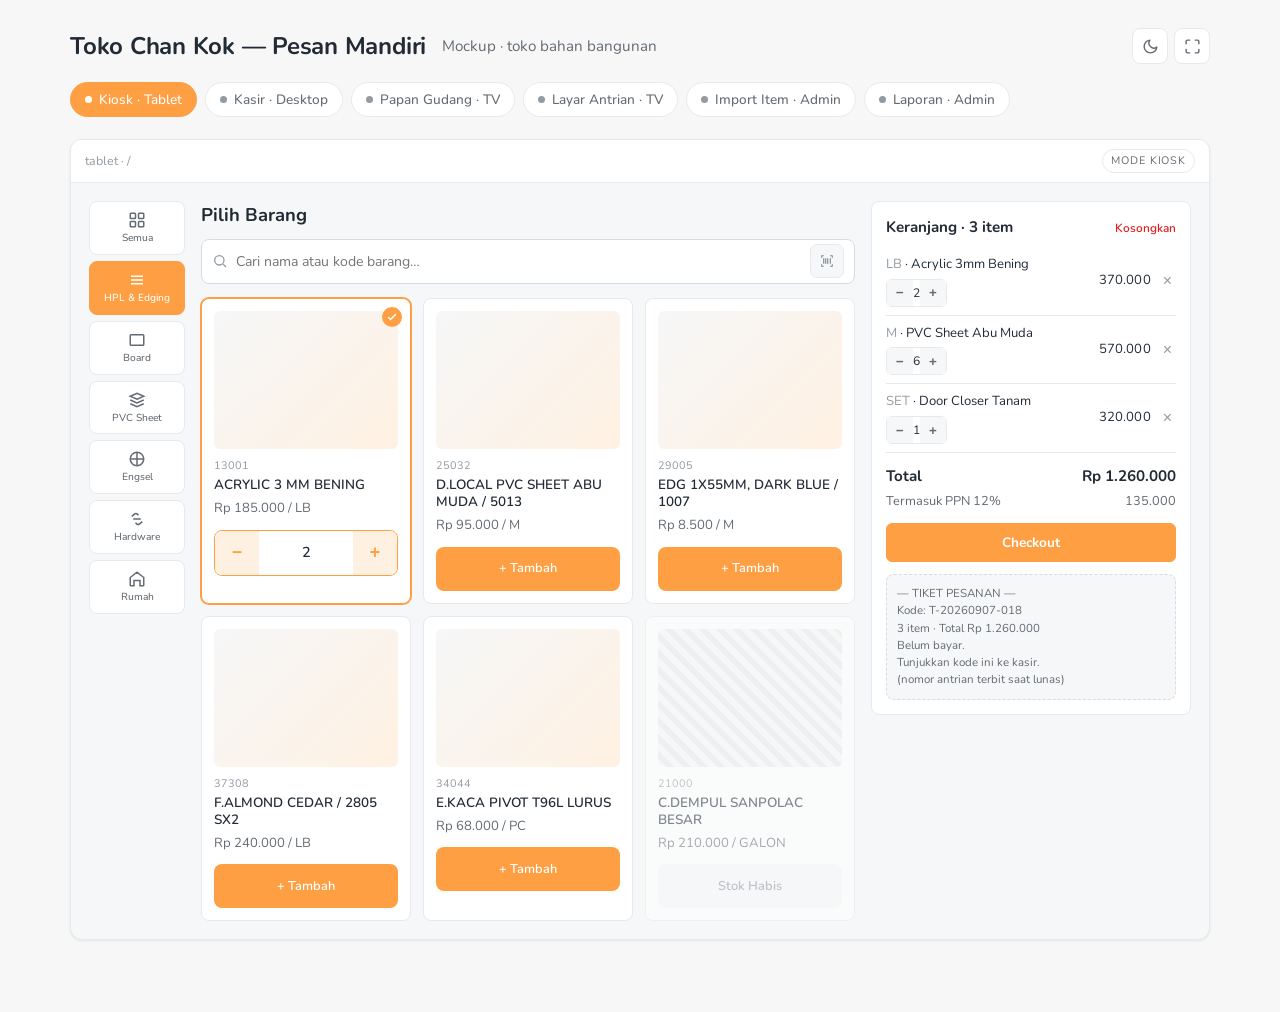
<file: index.html>
<!DOCTYPE html>
<html lang="id">
<head>
<meta charset="utf-8" />
<meta name="viewport" content="width=device-width, initial-scale=1" />
<title>Toko Chan Kok — Pesan Mandiri</title>
<meta name="description" content="Mockup lima layar sistem pesan mandiri toko bahan bangunan: kiosk tablet, kasir, papan gudang, layar antrian, dan import item Accurate." />
<link rel="preconnect" href="https://fonts.googleapis.com" />
<link rel="preconnect" href="https://fonts.gstatic.com" crossorigin />
<link rel="stylesheet" href="https://fonts.googleapis.com/css2?family=Nunito:wght@400;500;600;700;800&display=swap" />
<style>
  img { max-width: 100%; height: auto; }
  [hidden] { display: none !important; }

  :root {
    /* Palet mengikuti DreamsPOS: oranye + navy + putih */
    --ground: #f7f7f7;
    --surface: #ffffff;
    --surface-2: #f6f7f8;
    --line: #e6eaed;
    --line-strong: #d6dce1;
    --ink: #212b36;
    --ink-2: #646b72;
    --ink-3: #929aa2;
    --brand: #fe9f43;
    --brand-ink: #ffffff;
    --brand-soft: #fff1e2;
    --navy: #092c4c;
    --navy-soft: #e6ebf0;
    --paid: #2fa06d;
    --paid-soft: #e0f2e9;
    --packing: #092c4c;
    --packing-soft: #e6ebf0;
    --stale: #d98e0b;
    --stale-soft: #fdf0d7;
    --problem: #e11d1d;
    --problem-soft: #fbe0e0;
    --ready: #0a9ab5;
    --ready-soft: #d8f0f4;
    --radius: 8px;
    --radius-btn: 6px;
    --shadow: 0 1px 3px rgba(33,43,54,.06), 0 1px 2px rgba(33,43,54,.04);
    --font-display: 'Nunito', 'Segoe UI', system-ui, sans-serif;
    --font-body: 'Nunito', 'Segoe UI', system-ui, sans-serif;
    --font-mono: 'Nunito', ui-monospace, monospace;
  }

  @media (prefers-color-scheme: dark) {
    :root:not([data-theme="light"]) {
      --ground: #131b28;
      --surface: #1b2433;
      --surface-2: #212c3e;
      --line: #2e3a4d;
      --line-strong: #435066;
      --ink: #e9edf3;
      --ink-2: #a6b1c1;
      --ink-3: #7b8799;
      --brand: #fe9f43;
      --brand-ink: #241202;
      --brand-soft: #3a2a17;
      --navy: #6ea0d6;
      --navy-soft: #22314a;
      --paid: #46c58c;
      --paid-soft: #16311f;
      --packing: #6ea0d6;
      --packing-soft: #22314a;
      --stale: #e8b23e;
      --stale-soft: #3a2e11;
      --problem: #f0776f;
      --problem-soft: #3d1f1f;
      --ready: #33bcd0;
      --ready-soft: #123033;
      --shadow: 0 1px 3px rgba(0,0,0,.4), 0 1px 2px rgba(0,0,0,.3);
    }
  }

  :root[data-theme="dark"] {
    --ground: #131b28;
    --surface: #1b2433;
    --surface-2: #212c3e;
    --line: #2e3a4d;
    --line-strong: #435066;
    --ink: #e9edf3;
    --ink-2: #a6b1c1;
    --ink-3: #7b8799;
    --brand: #fe9f43;
    --brand-ink: #241202;
    --brand-soft: #3a2a17;
    --navy: #6ea0d6;
    --navy-soft: #22314a;
    --paid: #46c58c;
    --paid-soft: #16311f;
    --packing: #6ea0d6;
    --packing-soft: #22314a;
    --stale: #e8b23e;
    --stale-soft: #3a2e11;
    --problem: #f0776f;
    --problem-soft: #3d1f1f;
    --ready: #33bcd0;
    --ready-soft: #123033;
    --shadow: 0 1px 3px rgba(0,0,0,.4), 0 1px 2px rgba(0,0,0,.3);
  }

  * { box-sizing: border-box; }
  body {
    margin: 0;
    background: var(--ground);
    color: var(--ink);
    font-family: var(--font-body);
    line-height: 1.5;
    -webkit-font-smoothing: antialiased;
  }
  h1, h2, h3, h4 { font-family: var(--font-display); font-weight: 700; text-wrap: balance; margin: 0; color: var(--ink); }
  .mono { font-family: var(--font-mono); font-variant-numeric: tabular-nums; letter-spacing: .01em; }

  .wrap { max-width: 1180px; margin: 0 auto; padding: 28px 20px 72px; }

  header.top { display: flex; flex-wrap: wrap; align-items: center; gap: 8px 16px; margin-bottom: 18px; }
  header.top h1 { font-size: 1.5rem; font-weight: 700; letter-spacing: -0.01em; }
  header.top .sub { color: var(--ink-2); font-size: .95rem; }
  header.top .tools { margin-left: auto; display: flex; gap: 6px; }
  header.top .tools button { width: 36px; height: 36px; display: grid; place-items: center; border: 1px solid var(--line); border-radius: 8px; background: var(--surface); color: var(--ink-2); cursor: pointer; }
  header.top .tools button:hover { color: var(--ink); border-color: var(--line-strong); }
  header.top .tools button:focus-visible { outline: 2px solid var(--brand); outline-offset: 2px; }
  header.top .tools svg { width: 17px; height: 17px; }

  nav.screens { display: flex; flex-wrap: wrap; gap: 8px; margin-bottom: 22px; }
  nav.screens button {
    font-family: var(--font-body);
    font-size: .85rem;
    font-weight: 500;
    color: var(--ink-2);
    background: var(--surface);
    border: 1px solid var(--line);
    border-radius: 999px;
    padding: 7px 14px;
    cursor: pointer;
    display: inline-flex;
    align-items: center;
    gap: 7px;
  }
  nav.screens button .dot { width: 7px; height: 7px; border-radius: 999px; background: var(--ink-3); }
  nav.screens button[aria-selected="true"] {
    color: var(--brand-ink);
    background: var(--brand);
    border-color: var(--brand);
  }
  nav.screens button[aria-selected="true"] .dot { background: var(--brand-ink); }
  nav.screens button:focus-visible { outline: 2px solid var(--brand); outline-offset: 2px; }

  .device { border: 1px solid var(--line); border-radius: 12px; background: var(--surface-2); box-shadow: var(--shadow); overflow: hidden; }
  .device-bar {
    display: flex; align-items: center; gap: 10px;
    padding: 9px 14px; background: var(--surface);
    border-bottom: 1px solid var(--line);
    font-size: .78rem; color: var(--ink-3);
    font-family: var(--font-mono);
  }
  .device-bar .pill { margin-left: auto; text-transform: uppercase; letter-spacing: .08em; font-size: .68rem; padding: 3px 8px; border: 1px solid var(--line); border-radius: 999px; color: var(--ink-2); }
  .device-bar .live { margin-left: auto; display: inline-flex; align-items: center; gap: 6px; font-size: .7rem; letter-spacing: .04em; text-transform: uppercase; color: var(--paid); }
  .device-bar .live + .pill { margin-left: 10px; }
  .device-bar .live .ld { width: 8px; height: 8px; border-radius: 999px; background: var(--paid); box-shadow: 0 0 0 0 color-mix(in srgb, var(--paid) 60%, transparent); animation: livePulse 2s infinite; }
  @keyframes livePulse { 0% { box-shadow: 0 0 0 0 color-mix(in srgb, var(--paid) 55%, transparent); } 70% { box-shadow: 0 0 0 7px transparent; } 100% { box-shadow: 0 0 0 0 transparent; } }
  .device-body { padding: 18px; }

  .badge { display: inline-flex; align-items: center; gap: 5px; font-size: .72rem; font-weight: 600; padding: 3px 8px; border-radius: 999px; letter-spacing: .01em; }
  .b-paid { background: var(--paid-soft); color: var(--paid); }
  .b-packing { background: var(--packing-soft); color: var(--packing); }
  .b-stale { background: var(--stale-soft); color: var(--stale); }
  .b-problem { background: var(--problem-soft); color: var(--problem); }
  .b-ready { background: var(--ready-soft); color: var(--ready); }
  .b-wait { background: var(--brand-soft); color: var(--brand); }

  .btn { font-family: var(--font-body); font-weight: 700; font-size: .85rem; border-radius: var(--radius-btn); padding: 9px 14px; border: 1px solid var(--line-strong); background: var(--surface); color: var(--ink); cursor: pointer; }
  .btn-navy { background: var(--navy); border-color: var(--navy); color: #fff; }
  .btn-primary { background: var(--brand); border-color: var(--brand); color: var(--brand-ink); }
  .btn-paid { background: var(--paid); border-color: var(--paid); color: #fff; }
  .btn-ready { background: var(--ready); border-color: var(--ready); color: #fff; }
  .btn-ghost { background: transparent; }
  .btn:focus-visible { outline: 2px solid var(--brand); outline-offset: 2px; }

  /* ---------- KIOSK ---------- */
  .kiosk { display: grid; grid-template-columns: 96px 1fr 320px; gap: 16px; align-items: start; }
  .kiosk h2 { font-size: 1.15rem; font-weight: 700; margin-bottom: 10px; }
  .krail { display: flex; flex-direction: column; gap: 6px; position: sticky; top: 10px; }
  .krail button { display: flex; flex-direction: column; align-items: center; gap: 4px; padding: 9px 4px; border: 1px solid var(--line); border-radius: 8px; background: var(--surface); color: var(--ink-2); font: inherit; font-size: .64rem; font-weight: 500; line-height: 1.15; text-align: center; cursor: pointer; }
  .krail button svg { width: 18px; height: 18px; }
  .krail button.on { background: var(--brand); border-color: var(--brand); color: var(--brand-ink); }
  .krail button:focus-visible { outline: 2px solid var(--brand); outline-offset: 2px; }
  .ksearch { display: flex; align-items: center; gap: 8px; border: 1px solid var(--line-strong); border-radius: 8px; background: var(--surface); padding: 0 10px; margin-bottom: 14px; }
  .ksearch svg { width: 16px; height: 16px; color: var(--ink-3); flex: none; }
  .ksearch input { flex: 1; border: 0; background: 0; font: inherit; font-size: .88rem; padding: 11px 0; color: var(--ink); outline: none; }
  .ksearch .scan { flex: none; width: 34px; height: 34px; display: grid; place-items: center; border: 1px solid var(--line); border-radius: 7px; background: var(--surface-2); color: var(--ink-2); cursor: pointer; }
  .grid { display: grid; grid-template-columns: repeat(3, 1fr); gap: 12px; }
  .prod { position: relative; border: 1px solid var(--line); border-radius: var(--radius); background: var(--surface); padding: 12px; display: flex; flex-direction: column; gap: 3px; cursor: pointer; }
  .prod.in-cart { border-color: var(--brand); box-shadow: 0 0 0 1px var(--brand); }
  .prod .chk { position: absolute; top: 8px; right: 8px; width: 20px; height: 20px; border-radius: 999px; background: var(--brand); color: #fff; display: grid; place-items: center; }
  .prod .chk svg { width: 12px; height: 12px; }
  .prod .thumb { aspect-ratio: 4/3; border-radius: 6px; background: linear-gradient(135deg, var(--surface-2), var(--brand-soft)); margin-bottom: 6px; }
  .prod .code { font-family: var(--font-mono); font-size: .68rem; color: var(--ink-3); }
  .prod .nm { font-weight: 600; font-size: .84rem; line-height: 1.25; }
  .prod .pr { font-family: var(--font-mono); font-size: .82rem; color: var(--ink-2); margin-top: 2px; }
  .prod.out { opacity: .55; cursor: not-allowed; }
  .prod.out .thumb { background: repeating-linear-gradient(45deg, var(--surface-2), var(--surface-2) 6px, var(--line) 6px, var(--line) 12px); }
  .prod .add { margin-top: 8px; min-height: 44px; display: flex; align-items: center; justify-content: center; font-size: .8rem; font-weight: 600; text-align: center; border-radius: 8px; background: var(--brand); color: var(--brand-ink); }
  .prod.out .add { background: var(--surface-2); color: var(--ink-3); }
  .stepper { margin-top: 8px; display: grid; grid-template-columns: 44px 1fr 44px; align-items: center; border: 1px solid var(--brand); border-radius: 8px; overflow: hidden; }
  .stepper button { height: 44px; border: 0; background: var(--brand-soft); color: var(--brand); font-size: 1.1rem; font-weight: 600; cursor: pointer; }
  .stepper .n { text-align: center; font-family: var(--font-mono); font-weight: 600; font-size: .9rem; }
  .cart { border: 1px solid var(--line); border-radius: var(--radius); background: var(--surface); padding: 14px; align-self: start; position: sticky; top: 10px; }
  .cart .chead { display: flex; align-items: baseline; justify-content: space-between; margin-bottom: 8px; }
  .cart h3 { font-size: .95rem; font-weight: 700; }
  .cart .clear { font: inherit; font-size: .74rem; font-weight: 600; color: var(--problem); background: 0; border: 0; cursor: pointer; padding: 0; }
  .cart .ln { display: flex; align-items: center; gap: 8px; font-size: .82rem; padding: 8px 0; border-bottom: 1px solid var(--line); }
  .cart .ln .body { flex: 1; }
  .cart .ln .q { color: var(--ink-3); font-family: var(--font-mono); }
  .cart .ln .mini { display: inline-grid; grid-template-columns: 26px 1fr 26px; align-items: center; border: 1px solid var(--line); border-radius: 6px; margin-top: 4px; }
  .cart .ln .mini button { height: 26px; border: 0; background: var(--surface-2); color: var(--ink-2); font-weight: 600; cursor: pointer; }
  .cart .ln .mini .n { text-align: center; font-family: var(--font-mono); font-size: .76rem; }
  .cart .ln .x { border: 0; background: 0; color: var(--ink-3); cursor: pointer; font-size: 1rem; line-height: 1; padding: 2px 4px; }
  .cart .sums { font-family: var(--font-mono); font-size: .8rem; margin: 10px 0; }
  .cart .sums div { display: flex; justify-content: space-between; padding: 2px 0; color: var(--ink-2); }
  .cart .sums .tot { font-weight: 700; font-size: .95rem; color: var(--ink); margin-top: 4px; }
  .cart .btn-primary { width: 100%; }
  .ticket { margin-top: 12px; border: 1px dashed var(--line-strong); border-radius: 8px; padding: 10px; font-family: var(--font-mono); font-size: .72rem; color: var(--ink-2); background: var(--surface-2); white-space: pre-line; }

  /* ---------- KASIR ---------- */
  .kasir { display: grid; grid-template-columns: 1.3fr 1fr; gap: 16px; }
  .tabs { display: flex; gap: 6px; margin-bottom: 12px; }
  .tabs span { font-size: .82rem; font-weight: 600; padding: 6px 12px; border-radius: 8px; color: var(--ink-2); border: 1px solid var(--line); }
  .tabs span.on { background: var(--brand); color: var(--brand-ink); border-color: var(--brand); }
  .list-wrap { border: 1px solid var(--line); border-radius: var(--radius); overflow: hidden; background: var(--surface); }
  table.list { width: 100%; border-collapse: collapse; font-size: .84rem; font-variant-numeric: tabular-nums; }
  table.list th { position: sticky; top: 0; background: var(--surface-2); text-align: left; font-weight: 600; color: var(--ink-3); font-size: .7rem; text-transform: uppercase; letter-spacing: .06em; padding: 9px 12px; border-bottom: 1px solid var(--line); }
  table.list td { padding: 0 12px; height: 40px; border-bottom: 1px solid var(--line); }
  table.list tbody tr:last-child td { border-bottom: 0; }
  table.list tbody tr { cursor: pointer; }
  table.list tbody tr:hover td { background: var(--surface-2); }
  table.list tr.sel td { background: var(--brand-soft); box-shadow: inset 3px 0 0 var(--brand); }
  table.list .mono { font-size: .8rem; }
  .panel { border: 1px solid var(--line); border-radius: var(--radius); background: var(--surface); padding: 16px; align-self: start; }
  .panel h3 { font-size: 1rem; font-weight: 700; }
  .panel .row { display: flex; align-items: center; justify-content: space-between; gap: 10px; font-size: .84rem; padding: 8px 0; border-bottom: 1px solid var(--line); }
  .panel .row .nm { flex: 1; }
  .panel .row .q { color: var(--ink-3); font-family: var(--font-mono); }
  .panel .row .mini { display: inline-grid; grid-template-columns: 28px 30px 28px; align-items: center; border: 1px solid var(--line); border-radius: 6px; }
  .panel .row .mini button { height: 28px; border: 0; background: var(--surface-2); color: var(--ink-2); font-weight: 600; cursor: pointer; }
  .panel .row .mini .n { text-align: center; font-family: var(--font-mono); font-size: .78rem; }
  .panel .row .x { border: 0; background: 0; color: var(--ink-3); cursor: pointer; font-size: 1rem; line-height: 1; padding: 2px 2px; }
  .panel .row .amt { font-family: var(--font-mono); min-width: 62px; text-align: right; }
  .panel .sums { font-family: var(--font-mono); margin: 10px 0; }
  .panel .sums div { display: flex; justify-content: space-between; padding: 3px 0; font-size: .85rem; color: var(--ink-2); }
  .panel .sums .grand { font-weight: 700; font-size: 1.1rem; color: var(--ink); margin-top: 4px; }
  .panel .actions { display: flex; gap: 8px; flex-wrap: wrap; margin-top: 12px; }
  .hint { font-size: .76rem; color: var(--ink-3); margin-top: 10px; }

  /* ---------- GUDANG ---------- */
  .board { display: grid; grid-template-columns: repeat(3, 1fr); gap: 14px; }
  .col h3 { font-size: .8rem; text-transform: uppercase; letter-spacing: .07em; color: var(--ink-3); margin-bottom: 10px; }
  .job { border: 1px solid var(--line); border-left: 4px solid var(--line-strong); border-radius: 8px; background: var(--surface); padding: 12px; margin-bottom: 10px; }
  .job.p { border-left-color: var(--packing); }
  .job.r { border-left-color: var(--ready); }
  .job.warn { border-left-color: var(--problem); background: var(--problem-soft); }
  .job .qn { font-family: var(--font-display); font-weight: 700; font-size: 1.7rem; line-height: 1; letter-spacing: -0.02em; }
  .job .meta { display: flex; align-items: center; gap: 8px; margin: 6px 0 10px; font-size: .78rem; color: var(--ink-2); }
  .job .items { font-size: .78rem; color: var(--ink-2); margin-bottom: 10px; }
  .job .items .mono { font-size: .72rem; color: var(--ink-3); }
  .job .btn { width: 100%; font-size: .8rem; padding: 7px; }

  /* ---------- DISPLAY ---------- */
  .antrian { background: #092c4c; border-radius: 10px; padding: 26px; display: grid; grid-template-columns: 1fr 1fr; gap: 26px; color: #eef2f7; }
  .antrian .side h3 { font-size: 1rem; font-weight: 800; text-transform: uppercase; letter-spacing: .1em; color: #8fb0cc; margin-bottom: 16px; text-align: center; }
  .antrian .nums { display: flex; flex-wrap: wrap; gap: 12px; justify-content: center; }
  .antrian .n { font-family: var(--font-display); font-weight: 800; font-size: 2.6rem; padding: 10px 20px; border-radius: 8px; background: #10416b; color: #dbe8f3; min-width: 96px; text-align: center; }
  .antrian .side.ready .n { background: var(--brand); color: #3a1c00; }
  .antrian .side.ready .n.new { animation: numPop 1.6s ease-in-out infinite; }
  @keyframes numPop { 0%, 100% { box-shadow: 0 0 0 0 rgba(254,159,67,.85); } 50% { box-shadow: 0 0 0 8px rgba(254,159,67,0); } }
  .antrian .divider { width: 1px; background: #1d456b; }

  /* ---------- ADMIN ---------- */
  .admin { display: grid; grid-template-columns: 1fr 320px; gap: 16px; }
  .drop { border: 1.5px dashed var(--line-strong); border-radius: var(--radius); padding: 16px; display: flex; gap: 14px; background: var(--surface); margin-bottom: 12px; align-items: center; }
  .drop .ic { width: 44px; height: 44px; border-radius: 8px; background: var(--brand-soft); color: var(--brand); display: grid; place-items: center; font-family: var(--font-mono); font-weight: 600; font-size: .64rem; flex: none; }
  .drop .t { font-weight: 600; font-size: .88rem; }
  .drop .d { font-size: .76rem; color: var(--ink-3); font-family: var(--font-mono); }
  .preview { border: 1px solid var(--line); border-radius: var(--radius); background: var(--surface); overflow: hidden; }
  .preview .ph { padding: 10px 14px; border-bottom: 1px solid var(--line); font-size: .8rem; font-weight: 600; display:flex; justify-content: space-between; align-items:center;}
  .preview table { width: 100%; border-collapse: collapse; font-size: .8rem; }
  .preview td { padding: 9px 14px; border-bottom: 1px solid var(--line); }
  .preview td.mono { font-family: var(--font-mono); font-size: .74rem; }
  .preview td.delta-pos { font-family: var(--font-mono); color: var(--paid); font-weight: 600; }
  .preview td.delta-new { font-family: var(--font-mono); color: var(--brand); font-weight: 600; }
  .preview td.delta-warn { font-family: var(--font-mono); color: var(--stale); font-weight: 600; }
  .hist { border: 1px solid var(--line); border-radius: var(--radius); background: var(--surface); padding: 14px; align-self: start; }
  .hist h3 { font-size: .9rem; font-weight: 700; margin-bottom: 10px; }
  .hist .h { font-size: .8rem; padding: 8px 0; border-bottom: 1px solid var(--line); color: var(--ink-2); }
  .hist .h .mono { display: block; color: var(--ink-3); font-size: .72rem; }

  /* ---------- LAPORAN ---------- */
  .rep-bar { display: flex; flex-wrap: wrap; gap: 8px; align-items: center; margin-bottom: 16px; font-size: .82rem; }
  .rep-bar .seg { display: flex; border: 1px solid var(--line); border-radius: 8px; overflow: hidden; }
  .rep-bar .seg span { padding: 6px 12px; color: var(--ink-2); border-right: 1px solid var(--line); }
  .rep-bar .seg span:last-child { border-right: 0; }
  .rep-bar .seg span.on { background: var(--brand); color: var(--brand-ink); }
  .rep-bar .date { margin-left: auto; font-family: var(--font-mono); color: var(--ink-3); }
  .kpis { display: grid; grid-template-columns: repeat(5, 1fr); gap: 10px; margin-bottom: 16px; }
  .kpi { border: 1px solid var(--line); border-radius: var(--radius); background: var(--surface); padding: 12px 14px; }
  .kpi .k { font-size: .68rem; text-transform: uppercase; letter-spacing: .06em; color: var(--ink-3); }
  .kpi .v { font-family: var(--font-mono); font-size: 1.3rem; font-weight: 600; margin-top: 4px; letter-spacing: -0.01em; }
  .kpi .d { font-size: .72rem; color: var(--ink-3); margin-top: 2px; }
  .rep-grid { display: grid; grid-template-columns: 1.4fr 1fr; gap: 16px; }
  .rep-card { border: 1px solid var(--line); border-radius: var(--radius); background: var(--surface); overflow: hidden; align-self: start; }
  .rep-card h3 { font-size: .82rem; font-weight: 700; padding: 12px 14px; border-bottom: 1px solid var(--line); }
  .rep-card table { width: 100%; border-collapse: collapse; font-size: .82rem; font-variant-numeric: tabular-nums; }
  .rep-card th { text-align: left; font-size: .68rem; text-transform: uppercase; letter-spacing: .05em; color: var(--ink-3); font-weight: 600; padding: 8px 14px; border-bottom: 1px solid var(--line); }
  .rep-card td { padding: 0 14px; height: 36px; border-bottom: 1px solid var(--line); }
  .rep-card tr:last-child td { border-bottom: 0; }
  .rep-card td.num { text-align: right; font-family: var(--font-mono); }
  .hours { display: flex; align-items: flex-end; gap: 5px; height: 120px; padding: 14px; }
  .hours .hr { flex: 1; display: flex; flex-direction: column; align-items: center; gap: 5px; }
  .hours .hr .bar { width: 100%; background: var(--brand); border-radius: 3px 3px 0 0; min-height: 3px; }
  .hours .hr .lbl { font-size: .6rem; color: var(--ink-3); font-family: var(--font-mono); }
  .rep-foot { font-size: .72rem; color: var(--ink-3); margin-top: 14px; padding: 10px 12px; background: var(--surface-2); border-radius: 8px; }

  @media (max-width: 860px) {
    .kiosk { grid-template-columns: 1fr; }
    .kasir, .admin { grid-template-columns: 1fr; }
    .krail { flex-direction: row; overflow-x: auto; position: static; }
    .krail button { flex: 0 0 auto; min-width: 76px; }
    .kpis { grid-template-columns: repeat(2, 1fr); }
    .rep-grid { grid-template-columns: 1fr; }
    .board { grid-template-columns: 1fr; }
    .grid { grid-template-columns: repeat(2, 1fr); }
    .antrian { grid-template-columns: 1fr; }
    .antrian .divider { display: none; }
  }
  @media (prefers-reduced-motion: reduce) { * { animation: none !important; } }
</style>
</head>
<body>

<div class="wrap">
  <header class="top">
    <h1>Toko Chan Kok — Pesan Mandiri</h1>
    <span class="sub">Mockup · toko bahan bangunan</span>
    <div class="tools">
      <button id="themeBtn" type="button" aria-label="Ganti tema terang/gelap" title="Tema terang/gelap">
        <svg viewBox="0 0 24 24" fill="none" stroke="currentColor" stroke-width="2" stroke-linecap="round" stroke-linejoin="round"><path d="M21 12.79A9 9 0 1 1 11.21 3 7 7 0 0 0 21 12.79z"/></svg>
      </button>
      <button id="fsBtn" type="button" aria-label="Layar penuh" title="Layar penuh">
        <svg viewBox="0 0 24 24" fill="none" stroke="currentColor" stroke-width="2" stroke-linecap="round" stroke-linejoin="round"><path d="M8 3H5a2 2 0 0 0-2 2v3m18 0V5a2 2 0 0 0-2-2h-3M3 16v3a2 2 0 0 0 2 2h3m13-5v3a2 2 0 0 1-2 2h-3"/></svg>
      </button>
    </div>
  </header>

  <nav class="screens" role="tablist" aria-label="Pilih layar">
    <button role="tab" aria-selected="true" data-t="kiosk"><span class="dot"></span>Kiosk · Tablet</button>
    <button role="tab" aria-selected="false" data-t="kasir"><span class="dot"></span>Kasir · Desktop</button>
    <button role="tab" aria-selected="false" data-t="gudang"><span class="dot"></span>Papan Gudang · TV</button>
    <button role="tab" aria-selected="false" data-t="display"><span class="dot"></span>Layar Antrian · TV</button>
    <button role="tab" aria-selected="false" data-t="admin"><span class="dot"></span>Import Item · Admin</button>
    <button role="tab" aria-selected="false" data-t="laporan"><span class="dot"></span>Laporan · Admin</button>
  </nav>

  <!-- ============ KIOSK ============ -->
  <section data-s="kiosk">
    <div class="device">
      <div class="device-bar">tablet · /  <span class="pill">mode kiosk</span></div>
      <div class="device-body">
        <div class="kiosk">
          <nav class="krail" aria-label="Kategori">
            <button><svg viewBox="0 0 24 24" fill="none" stroke="currentColor" stroke-width="2"><rect x="3" y="3" width="7" height="7" rx="1"/><rect x="14" y="3" width="7" height="7" rx="1"/><rect x="3" y="14" width="7" height="7" rx="1"/><rect x="14" y="14" width="7" height="7" rx="1"/></svg>Semua</button>
            <button class="on"><svg viewBox="0 0 24 24" fill="none" stroke="currentColor" stroke-width="2"><path d="M4 7h16M4 12h16M4 17h16"/></svg>HPL &amp; Edging</button>
            <button><svg viewBox="0 0 24 24" fill="none" stroke="currentColor" stroke-width="2"><rect x="3" y="5" width="18" height="14" rx="1"/></svg>Board</button>
            <button><svg viewBox="0 0 24 24" fill="none" stroke="currentColor" stroke-width="2"><path d="M3 7l9-4 9 4-9 4-9-4zM3 12l9 4 9-4M3 17l9 4 9-4"/></svg>PVC Sheet</button>
            <button><svg viewBox="0 0 24 24" fill="none" stroke="currentColor" stroke-width="2"><circle cx="12" cy="12" r="9"/><path d="M12 3v18M3 12h18"/></svg>Engsel</button>
            <button><svg viewBox="0 0 24 24" fill="none" stroke="currentColor" stroke-width="2"><path d="M14 7l-1.5-1.5a3 3 0 0 0-4 0L5 8.5M10 17l1.5 1.5a3 3 0 0 0 4 0L19 15.5M7 12h10"/></svg>Hardware</button>
            <button><svg viewBox="0 0 24 24" fill="none" stroke="currentColor" stroke-width="2"><path d="M3 10l9-7 9 7v10a1 1 0 0 1-1 1h-4v-7H8v7H4a1 1 0 0 1-1-1z"/></svg>Rumah</button>
          </nav>
          <div>
            <h2>Pilih Barang</h2>
            <div class="ksearch"><svg viewBox="0 0 24 24" fill="none" stroke="currentColor" stroke-width="2"><circle cx="11" cy="11" r="7"/><path d="M21 21l-4.3-4.3"/></svg><input type="search" placeholder="Cari nama atau kode barang…" /><button class="scan" aria-label="Scan barcode"><svg viewBox="0 0 24 24" fill="none" stroke="currentColor" stroke-width="2"><path d="M4 7V5a1 1 0 0 1 1-1h2M17 4h2a1 1 0 0 1 1 1v2M20 17v2a1 1 0 0 1-1 1h-2M7 20H5a1 1 0 0 1-1-1v-2M7 8v8M10 8v8M13 8v8M17 8v8"/></svg></button></div>
            <div class="grid">
              <div class="prod in-cart">
                <span class="chk"><svg viewBox="0 0 24 24" fill="none" stroke="currentColor" stroke-width="3" stroke-linecap="round" stroke-linejoin="round"><path d="M5 13l4 4L19 7"/></svg></span>
                <div class="thumb"></div><span class="code">13001</span><span class="nm">ACRYLIC 3 MM BENING</span><span class="pr">Rp 185.000 / LB</span>
                <div class="stepper"><button aria-label="Kurangi">−</button><span class="n">2</span><button aria-label="Tambah">+</button></div>
              </div>
              <div class="prod"><div class="thumb"></div><span class="code">25032</span><span class="nm">D.LOCAL PVC SHEET ABU MUDA / 5013</span><span class="pr">Rp 95.000 / M</span><div class="add">+ Tambah</div></div>
              <div class="prod"><div class="thumb"></div><span class="code">29005</span><span class="nm">EDG 1X55MM, DARK BLUE / 1007</span><span class="pr">Rp 8.500 / M</span><div class="add">+ Tambah</div></div>
              <div class="prod"><div class="thumb"></div><span class="code">37308</span><span class="nm">F.ALMOND CEDAR / 2805 SX2</span><span class="pr">Rp 240.000 / LB</span><div class="add">+ Tambah</div></div>
              <div class="prod"><div class="thumb"></div><span class="code">34044</span><span class="nm">E.KACA PIVOT T96L LURUS</span><span class="pr">Rp 68.000 / PC</span><div class="add">+ Tambah</div></div>
              <div class="prod out"><div class="thumb"></div><span class="code">21000</span><span class="nm">C.DEMPUL SANPOLAC BESAR</span><span class="pr">Rp 210.000 / GALON</span><div class="add">Stok Habis</div></div>
            </div>
          </div>
          <div class="cart">
            <div class="chead"><h3>Keranjang · 3 item</h3><button class="clear">Kosongkan</button></div>
            <div class="ln">
              <div class="body"><span class="q">LB</span> · Acrylic 3mm Bening
                <div class="mini"><button aria-label="Kurangi">−</button><span class="n">2</span><button aria-label="Tambah">+</button></div>
              </div>
              <span class="mono">370.000</span><button class="x" aria-label="Hapus">×</button>
            </div>
            <div class="ln">
              <div class="body"><span class="q">M</span> · PVC Sheet Abu Muda
                <div class="mini"><button aria-label="Kurangi">−</button><span class="n">6</span><button aria-label="Tambah">+</button></div>
              </div>
              <span class="mono">570.000</span><button class="x" aria-label="Hapus">×</button>
            </div>
            <div class="ln">
              <div class="body"><span class="q">SET</span> · Door Closer Tanam
                <div class="mini"><button aria-label="Kurangi">−</button><span class="n">1</span><button aria-label="Tambah">+</button></div>
              </div>
              <span class="mono">320.000</span><button class="x" aria-label="Hapus">×</button>
            </div>
            <div class="sums">
              <div class="tot"><span>Total</span><span>Rp 1.260.000</span></div>
              <div><span>Termasuk PPN 12%</span><span>135.000</span></div>
            </div>
            <button class="btn btn-primary">Checkout</button>
            <div class="ticket">— TIKET PESANAN —
Kode: T-20260907-018
3 item · Total Rp 1.260.000
Belum bayar.
Tunjukkan kode ini ke kasir.
(nomor antrian terbit saat lunas)</div>
          </div>
        </div>
      </div>
    </div>
  </section>

  <!-- ============ KASIR ============ -->
  <section data-s="kasir" hidden>
    <div class="device">
      <div class="device-bar">desktop · /kasir  <span class="pill">PIN kasir</span></div>
      <div class="device-body">
        <div class="kasir">
          <div>
            <div class="tabs"><span class="on">Belum Bayar · 4</span><span>Siap Diambil · 2</span></div>
            <div class="list-wrap">
            <table class="list">
              <thead><tr><th>Kode Transaksi</th><th>Masuk</th><th>Item</th><th style="text-align:right">Total</th></tr></thead>
              <tbody>
                <tr class="sel"><td class="mono">T-20260907-018</td><td>10:42</td><td>3</td><td class="mono" style="text-align:right">1.260.000</td></tr>
                <tr><td class="mono">T-20260907-019</td><td>10:44</td><td>1</td><td class="mono" style="text-align:right">76.160</td></tr>
                <tr><td class="mono">T-20260907-020</td><td>10:45</td><td>7</td><td class="mono" style="text-align:right">2.184.000</td></tr>
                <tr><td class="mono">T-20260907-021</td><td>10:47</td><td>2</td><td class="mono" style="text-align:right">414.400</td></tr>
              </tbody>
            </table>
            </div>
            <p class="hint">Ketik kode dari tiket customer untuk lompat ke pesanannya.</p>
          </div>
          <div class="panel">
            <h3>T-20260907-018</h3>
            <p class="hint" style="margin-top:2px">a.n. Pak Budi · masuk 10:42 · edit qty bila stok kurang</p>
            <div class="row">
              <span class="nm">Acrylic 3mm Bening <span class="mono">·13001</span></span>
              <div class="mini"><button aria-label="Kurangi">−</button><span class="n">2</span><button aria-label="Tambah">+</button></div>
              <span class="mono q">LB</span><span class="amt mono">370.000</span><button class="x" aria-label="Hapus">×</button>
            </div>
            <div class="row">
              <span class="nm">PVC Sheet Abu Muda <span class="mono">·25032</span></span>
              <div class="mini"><button aria-label="Kurangi">−</button><span class="n">6</span><button aria-label="Tambah">+</button></div>
              <span class="mono q">M</span><span class="amt mono">570.000</span><button class="x" aria-label="Hapus">×</button>
            </div>
            <div class="row">
              <span class="nm">Door Closer Tanam <span class="mono">·26014</span></span>
              <div class="mini"><button aria-label="Kurangi">−</button><span class="n">1</span><button aria-label="Tambah">+</button></div>
              <span class="mono q">SET</span><span class="amt mono">320.000</span><button class="x" aria-label="Hapus">×</button>
            </div>
            <div class="sums">
              <div class="grand"><span>Total</span><span>Rp 1.260.000</span></div>
              <div><span>DPP</span><span>1.125.000</span></div>
              <div><span>Termasuk PPN 12%</span><span>135.000</span></div>
            </div>
            <div class="actions">
              <button class="btn btn-paid">Tandai Lunas</button>
              <button class="btn btn-ghost">Batalkan</button>
            </div>
            <p class="hint">Saat lunas: nomor antrian terbit, stok berkurang, struk + stub pickup cetak di printer kasir, slip cetak di printer gudang.</p>
          </div>
        </div>
      </div>
    </div>
  </section>

  <!-- ============ GUDANG ============ -->
  <section data-s="gudang" hidden>
    <div class="device">
      <div class="device-bar">tv gudang · /gudang  <span class="live"><span class="ld"></span>Terhubung · auto-update</span><span class="pill">papan bersama</span></div>
      <div class="device-body">
        <div class="board">
          <div class="col">
            <h3>Perlu Disiapkan</h3>
            <div class="job">
              <div class="qn">04</div>
              <div class="meta"><span class="badge b-stale">12 mnt sejak lunas</span></div>
              <div class="items">7 item · <span class="mono">T-20260907-020</span></div>
              <button class="btn btn-primary">Mulai Siapkan</button>
            </div>
            <div class="job">
              <div class="qn">05</div>
              <div class="meta"><span class="badge b-paid">2 mnt</span></div>
              <div class="items">1 item · EDG 1X55MM Dark Blue · <span class="mono">T-…021</span></div>
              <button class="btn btn-primary">Mulai Siapkan</button>
            </div>
          </div>
          <div class="col">
            <h3>Sedang Disiapkan</h3>
            <div class="job p">
              <div class="qn">03</div>
              <div class="meta"><span class="badge b-packing">Disiapkan · 4 mnt</span></div>
              <div class="items">3 item · centang di slip kertas <span class="mono">·13001 ·25032 ·26014</span></div>
              <button class="btn btn-ready">Packing Selesai</button>
            </div>
            <div class="job warn">
              <div class="qn">02</div>
              <div class="meta"><span class="badge b-problem">Ada Kendala</span></div>
              <div class="items">PVC Sheet 5013 sisa 4 M, diminta 6 M — menunggu kasir</div>
              <button class="btn btn-ghost">Lihat Detail</button>
            </div>
          </div>
          <div class="col">
            <h3>Siap Diambil</h3>
            <div class="job r">
              <div class="qn">01</div>
              <div class="meta"><span class="badge b-ready">Menunggu diambil</span></div>
              <div class="items">4 item · sudah di konter pickup</div>
            </div>
          </div>
        </div>
      </div>
    </div>
  </section>

  <!-- ============ DISPLAY ============ -->
  <section data-s="display" hidden>
    <div class="device">
      <div class="device-bar">tv area pickup · /display  <span class="live"><span class="ld"></span>Terhubung · auto-update</span><span class="pill">read-only</span></div>
      <div class="device-body">
        <div class="antrian">
          <div class="side">
            <h3>Sedang Diproses</h3>
            <div class="nums">
              <span class="n">02</span><span class="n">03</span><span class="n">04</span><span class="n">05</span>
            </div>
          </div>
          <div class="divider"></div>
          <div class="side ready">
            <h3>Siap Diambil</h3>
            <div class="nums">
              <span class="n new">01</span>
            </div>
          </div>
        </div>
      </div>
    </div>
  </section>

  <!-- ============ ADMIN ============ -->
  <section data-s="admin" hidden>
    <div class="device">
      <div class="device-bar">desktop · /admin/import  <span class="pill">login admin</span></div>
      <div class="device-body">
        <div class="admin">
          <div>
            <div class="drop">
              <div class="ic">XLSX</div>
              <div>
                <div class="t">item-list SA.xlsx — master item (Accurate)</div>
                <div class="d">Item Code · Item Name · Item Category · Unit · Sales Price #1 · Suspended</div>
              </div>
              <button class="btn" style="margin-left:auto;align-self:center">Pilih File</button>
            </div>
            <div class="drop">
              <div class="ic">XLSX</div>
              <div>
                <div class="t">laporan-stok SA.xlsx — penerimaan barang (Accurate)</div>
                <div class="d">kode + qty diterima · menambah stok berjalan</div>
              </div>
              <button class="btn" style="margin-left:auto;align-self:center">Pilih File</button>
            </div>
            <div class="preview">
              <div class="ph"><span>Pratinjau import master — 10 baris</span><span class="badge b-paid">8 siap · 2 catatan</span></div>
              <table>
                <tr><td class="mono">13001</td><td>ACRYLIC 3 MM BENING</td><td>Board · LB</td><td class="delta-pos">harga di-set 185.000</td></tr>
                <tr><td class="mono">25032</td><td>D.LOCAL PVC SHEET ABU MUDA/5013</td><td>PVC Sheet · M</td><td class="delta-pos">harga di-set 95.000</td></tr>
                <tr><td class="mono">29005</td><td>EDG 1X55MM, DARK BLUE/1007</td><td>HPL &amp; Edging · M</td><td class="delta-new">item baru</td></tr>
                <tr><td class="mono">37308</td><td>F.ALMOND CEDAR/2805 SX2</td><td>HPL &amp; Edging · LB</td><td class="delta-warn">Brand DISCONTINUE → nonaktif</td></tr>
                <tr><td class="mono">21000</td><td>C.DEMPUL SANPOLAC BESAR</td><td>Perlengkapan Rumah · GALON</td><td class="delta-warn">Sales Price 0 → perlu harga manual</td></tr>
              </table>
            </div>
            <div style="display:flex;gap:8px;margin-top:14px">
              <button class="btn btn-primary">Commit 8 Item</button>
              <button class="btn btn-ghost">Batal</button>
            </div>
          </div>
          <div class="hist">
            <h3>Riwayat Batch</h3>
            <div class="h">Master item · 8 baru, 24 harga diperbarui <span class="mono">7 Sep 08:14 · Ratna</span></div>
            <div class="h">Stok masuk · 12 item, +340 unit <span class="mono">7 Sep 08:02 · Ratna</span></div>
            <div class="h">Koreksi manual · PVC Sheet 5013 −2 M (rusak) <span class="mono">6 Sep 16:03 · Andi</span></div>
            <div class="h">Master item · 3 harga diperbarui <span class="mono">6 Sep 09:20 · Ratna</span></div>
            <p class="hint" style="margin-top:10px">Tiap batch bisa dibatalkan (reversal) bila salah upload.</p>
          </div>
        </div>
      </div>
    </div>
  </section>

  <!-- ============ LAPORAN ============ -->
  <section data-s="laporan" hidden>
    <div class="device">
      <div class="device-bar">desktop · /admin/laporan  <span class="pill">login admin</span></div>
      <div class="device-body">
        <div class="rep-bar">
          <div class="seg"><span>Hari ini</span><span class="on">Hari bisnis</span><span>7 hari</span><span>Bulan ini</span><span>Rentang…</span></div>
          <span class="date">Hari bisnis: 7 Sep 2026 · 04:00 – sekarang · cabang SA</span>
        </div>
        <div class="kpis">
          <div class="kpi"><div class="k">Transaksi</div><div class="v">42</div><div class="d">2 dibatalkan</div></div>
          <div class="kpi"><div class="k">Omzet terbayar</div><div class="v">18,4 jt</div><div class="d">DPP 16,4 jt · PPN 2,0 jt</div></div>
          <div class="kpi"><div class="k">Item terjual</div><div class="v">318</div><div class="d">61 SKU</div></div>
          <div class="kpi"><div class="k">Rata-rata siap</div><div class="v">11m</div><div class="d">bayar → ready</div></div>
          <div class="kpi"><div class="k">Belum diambil</div><div class="v">3</div><div class="d">tertua 46 mnt</div></div>
        </div>
        <div class="rep-grid">
          <div class="rep-card">
            <h3>Penjualan per kategori</h3>
            <table>
              <thead><tr><th>Kategori</th><th class="num">Transaksi</th><th class="num">Qty</th><th class="num">Nilai</th></tr></thead>
              <tbody>
                <tr><td>HPL &amp; Edging</td><td class="num">19</td><td class="num">142</td><td class="num">5.240.000</td></tr>
                <tr><td>PVC Sheet</td><td class="num">12</td><td class="num">88</td><td class="num">4.180.000</td></tr>
                <tr><td>Hardware · Engsel</td><td class="num">14</td><td class="num">31</td><td class="num">3.610.000</td></tr>
                <tr><td>Board</td><td class="num">8</td><td class="num">22</td><td class="num">2.960.000</td></tr>
                <tr><td>Hardware Lainnya</td><td class="num">11</td><td class="num">28</td><td class="num">1.480.000</td></tr>
                <tr><td>Perlengkapan Rumah</td><td class="num">6</td><td class="num">7</td><td class="num">930.000</td></tr>
              </tbody>
            </table>
          </div>
          <div class="rep-card">
            <h3>Item terlaris (nilai)</h3>
            <table>
              <thead><tr><th>Item</th><th class="num">Qty</th><th class="num">Nilai</th></tr></thead>
              <tbody>
                <tr><td>PVC Sheet Abu Muda / 5013</td><td class="num">44 M</td><td class="num">4.180.000</td></tr>
                <tr><td>Acrylic 3mm Bening</td><td class="num">14 LB</td><td class="num">2.590.000</td></tr>
                <tr><td>Door Closer Tanam</td><td class="num">7 SET</td><td class="num">2.240.000</td></tr>
                <tr><td>Kaca Pivot T96L Lurus</td><td class="num">18 PC</td><td class="num">1.224.000</td></tr>
                <tr><td>EDG 1X55MM Dark Blue</td><td class="num">96 M</td><td class="num">816.000</td></tr>
              </tbody>
            </table>
          </div>
        </div>
        <div class="rep-grid" style="margin-top:16px">
          <div class="rep-card">
            <h3>Transaksi per jam</h3>
            <div class="hours">
              <div class="hr"><div class="bar" style="height:22%"></div><div class="lbl">08</div></div>
              <div class="hr"><div class="bar" style="height:40%"></div><div class="lbl">09</div></div>
              <div class="hr"><div class="bar" style="height:68%"></div><div class="lbl">10</div></div>
              <div class="hr"><div class="bar" style="height:85%"></div><div class="lbl">11</div></div>
              <div class="hr"><div class="bar" style="height:55%"></div><div class="lbl">12</div></div>
              <div class="hr"><div class="bar" style="height:38%"></div><div class="lbl">13</div></div>
              <div class="hr"><div class="bar" style="height:60%"></div><div class="lbl">14</div></div>
              <div class="hr"><div class="bar" style="height:100%"></div><div class="lbl">15</div></div>
              <div class="hr"><div class="bar" style="height:72%"></div><div class="lbl">16</div></div>
              <div class="hr"><div class="bar" style="height:30%"></div><div class="lbl">17</div></div>
            </div>
          </div>
          <div class="rep-card">
            <h3>Pergerakan stok hari ini</h3>
            <table>
              <thead><tr><th>Jenis</th><th class="num">Item</th><th class="num">Unit</th></tr></thead>
              <tbody>
                <tr><td>Terjual</td><td class="num">61</td><td class="num">−318</td></tr>
                <tr><td>Penerimaan (import)</td><td class="num">12</td><td class="num">+340</td></tr>
                <tr><td>Koreksi manual</td><td class="num">1</td><td class="num">−2</td></tr>
                <tr><td>Stok menipis (≤ min)</td><td class="num">5</td><td class="num">—</td></tr>
              </tbody>
            </table>
          </div>
        </div>
        <div style="display:flex;gap:8px;margin-top:16px">
          <button class="btn btn-primary">Export CSV</button>
          <button class="btn btn-ghost">Cetak</button>
        </div>
        <div class="rep-foot">Nilai pesanan berstatus terbayar menurut sistem — bukan rekonsiliasi kas. Entry akuntansi tetap di Accurate.</div>
      </div>
    </div>
  </section>
</div>

<script>
  const tabs = [...document.querySelectorAll('nav.screens button')];
  const secs = [...document.querySelectorAll('section[data-s]')];
  function show(name) {
    tabs.forEach(t => t.setAttribute('aria-selected', String(t.dataset.t === name)));
    secs.forEach(s => { s.hidden = s.dataset.s !== name; });
  }
  tabs.forEach(t => t.addEventListener('click', () => show(t.dataset.t)));

  const root = document.documentElement;
  document.getElementById('themeBtn').addEventListener('click', () => {
    const dark = root.getAttribute('data-theme') === 'dark'
      || (!root.hasAttribute('data-theme') && matchMedia('(prefers-color-scheme: dark)').matches);
    root.setAttribute('data-theme', dark ? 'light' : 'dark');
  });
  document.getElementById('fsBtn').addEventListener('click', () => {
    if (document.fullscreenElement) document.exitFullscreen();
    else document.documentElement.requestFullscreen && document.documentElement.requestFullscreen();
  });

  // demo-only stepper feedback
  document.querySelectorAll('.stepper button, .mini button').forEach(b => {
    b.addEventListener('click', e => {
      const n = e.currentTarget.parentElement.querySelector('.n');
      if (!n) return;
      let v = parseInt(n.textContent, 10) || 0;
      v += e.currentTarget.textContent.trim() === '+' ? 1 : -1;
      n.textContent = Math.max(1, v);
    });
  });
</script>
</body>
</html>
</file>
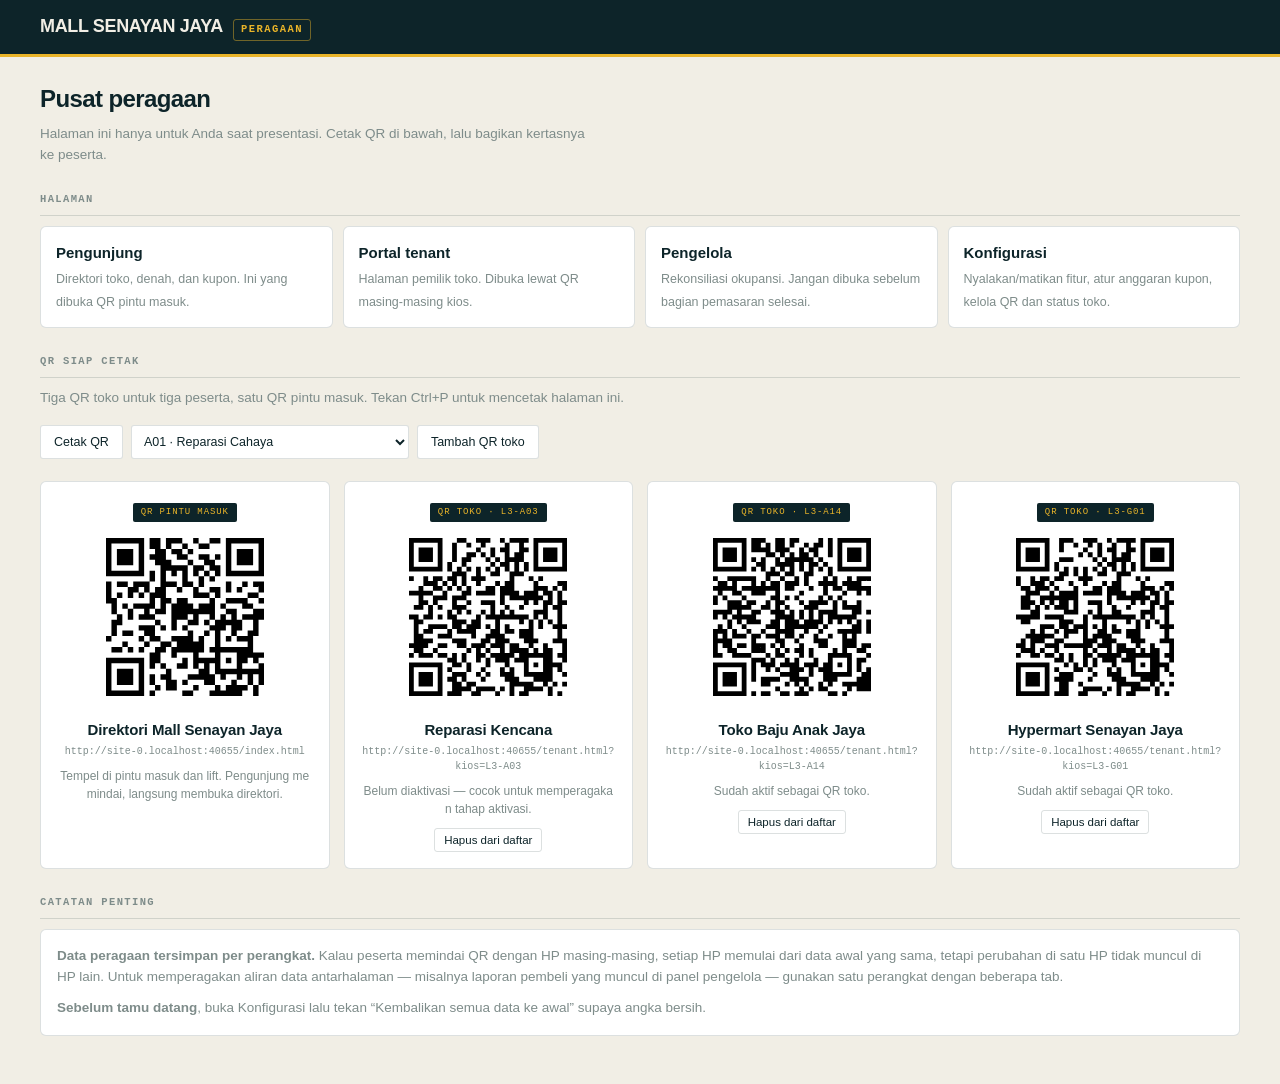
<file: demo.html>
<!DOCTYPE html>
<html lang="id">
<head>
<meta charset="UTF-8">
<meta name="viewport" content="width=device-width, initial-scale=1">
<title>Pusat Peragaan — Direktori Mall</title>
<link rel="stylesheet" href="assets/style.css">
</head>
<body>
<div id="top"></div>
<div class="wrap">
  <h1 style="font-size:24px;margin-bottom:6px">Pusat peragaan</h1>
  <p class="admin-sub">Halaman ini hanya untuk Anda saat presentasi. Cetak QR di bawah, lalu bagikan kertasnya ke peserta.</p>

  <div class="sec-h">HALAMAN</div>
  <div class="navgrid">
    <a href="index.html"><b>Pengunjung</b><span>Direktori toko, denah, dan kupon. Ini yang dibuka QR pintu masuk.</span></a>
    <a href="tenant.html?kios=L3-06"><b>Portal tenant</b><span>Halaman pemilik toko. Dibuka lewat QR masing-masing kios.</span></a>
    <a href="pengelola.html"><b>Pengelola</b><span>Rekonsiliasi okupansi. Jangan dibuka sebelum bagian pemasaran selesai.</span></a>
    <a href="setup.html"><b>Konfigurasi</b><span>Nyalakan/matikan fitur, atur anggaran kupon, kelola QR dan status toko.</span></a>
  </div>

  <div class="sec-h">QR SIAP CETAK</div>
  <p class="empty-note noprint" style="margin-bottom:14px">Tiga QR toko untuk tiga peserta, satu QR pintu masuk. Tekan Ctrl+P untuk mencetak halaman ini.</p>
  <div class="admin-tools noprint">
    <button class="tbtn" onclick="window.print()">Cetak QR</button>
    <select id="pick" class="tbtn" style="padding:8px"></select>
    <button class="tbtn" id="add">Tambah QR toko</button>
  </div>
  <div class="qgrid" id="qgrid"></div>

  <div class="sec-h noprint">CATATAN PENTING</div>
  <div class="card noprint">
    <p class="empty-note" style="margin-bottom:10px"><b>Data peragaan tersimpan per perangkat.</b>
    Kalau peserta memindai QR dengan HP masing-masing, setiap HP memulai dari data awal yang sama, tetapi perubahan di satu HP tidak muncul di HP lain.
    Untuk memperagakan aliran data antarhalaman — misalnya laporan pembeli yang muncul di panel pengelola — gunakan satu perangkat dengan beberapa tab.</p>
    <p class="empty-note"><b>Sebelum tamu datang</b>, buka Konfigurasi lalu tekan “Kembalikan semua data ke awal” supaya angka bersih.</p>
  </div>
</div>
<script src="assets/qrcode.js"></script>
<script src="assets/data.js"></script>
<script src="assets/app.js"></script>
<script>
document.getElementById('top').innerHTML=topbar({tag:'PERAGAAN'});
const _a=SEED_UNITS.filter(u=>u.sis==='aktif');
const DEFAULT_KIOS=[(_a.find(u=>u.qr==='belum')||_a[0]).u,
  (_a.find(u=>u.tier==='sorotan')||_a[1]).u,
  (_a.find(u=>u.z==='G')||_a[2]).u];
let list=DB.get('demoQR',DEFAULT_KIOS);

const pick=document.getElementById('pick');
units().filter(u=>u.sis==='aktif').forEach(u=>pick.innerHTML+=`<option value="${u.u}">${u.u.replace('L3-','')} · ${u.n}</option>`);

function render(){
  const items=[{role:'QR PINTU MASUK',nama:'Direktori '+cfg().namaMall,link:baseURL()+'index.html',
    note:'Tempel di pintu masuk dan lift. Pengunjung memindai, langsung membuka direktori.'}];
  list.forEach(code=>{const u=unit(code);if(!u||u.sis!=='aktif')return;
    items.push({role:'QR TOKO · '+code,nama:u.n,link:baseURL()+'tenant.html?kios='+code,
      note:u.qr==='belum'?'Belum diaktivasi — cocok untuk memperagakan tahap aktivasi.':'Sudah aktif sebagai QR toko.',code:code})});
  document.getElementById('qgrid').innerHTML=items.map(i=>`<div class="qitem">
    <span class="role">${i.role}</span>
    <div class="qsvg">${qrSvg(i.link,6)}</div>
    <h4>${esc(i.nama)}</h4>
    <p>${esc(i.link)}</p>
    <p style="margin-top:8px;font-family:var(--sans);font-size:12px;color:var(--mute)">${i.note}</p>
    ${i.code?`<button class="mini noprint" style="margin-top:10px" data-rm="${i.code}">Hapus dari daftar</button>`:''}
  </div>`).join('');
  document.querySelectorAll('[data-rm]').forEach(b=>b.onclick=()=>{
    list=list.filter(c=>c!==b.dataset.rm);DB.set('demoQR',list);render()});
}
document.getElementById('add').onclick=()=>{
  const v=pick.value;if(list.indexOf(v)>-1){toast('Sudah ada di daftar.');return}
  list.push(v);DB.set('demoQR',list);render();toast('QR '+v+' ditambahkan.')};
render();
</script>
</body>
</html>
</file>
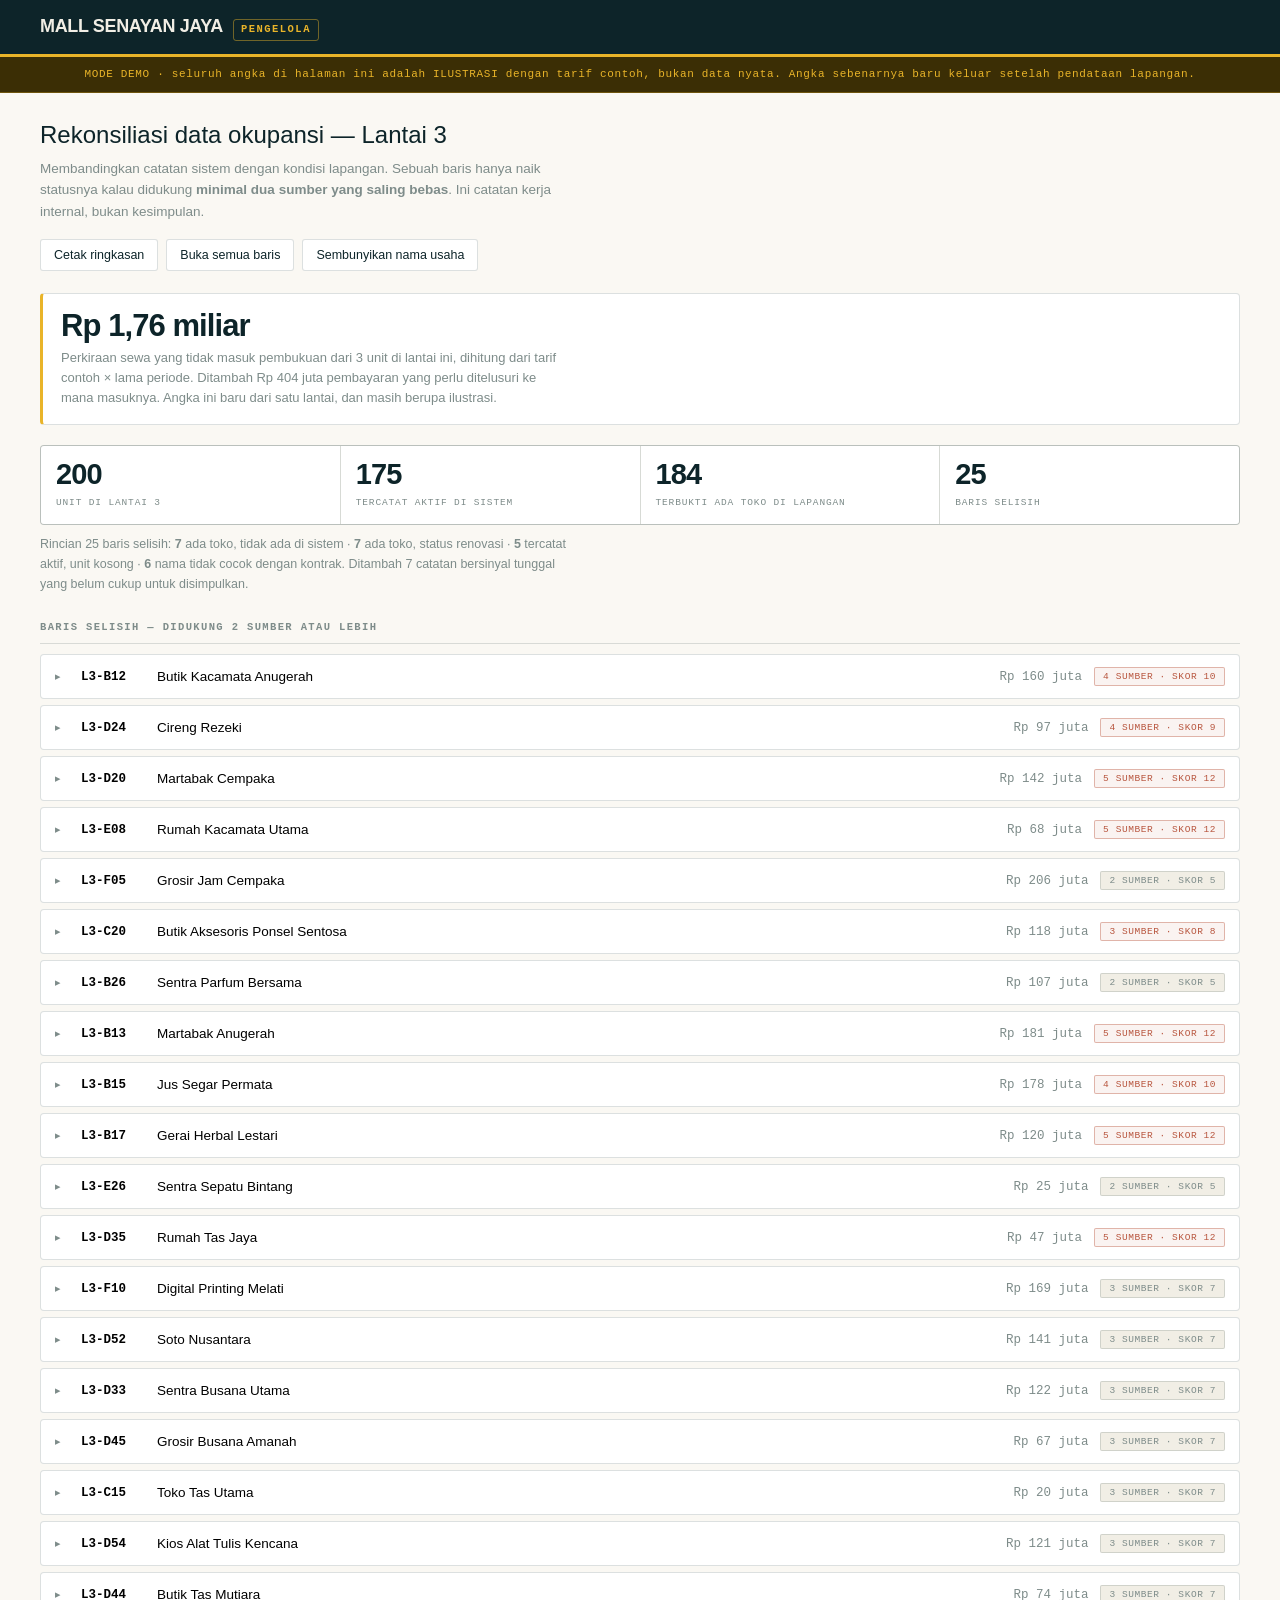
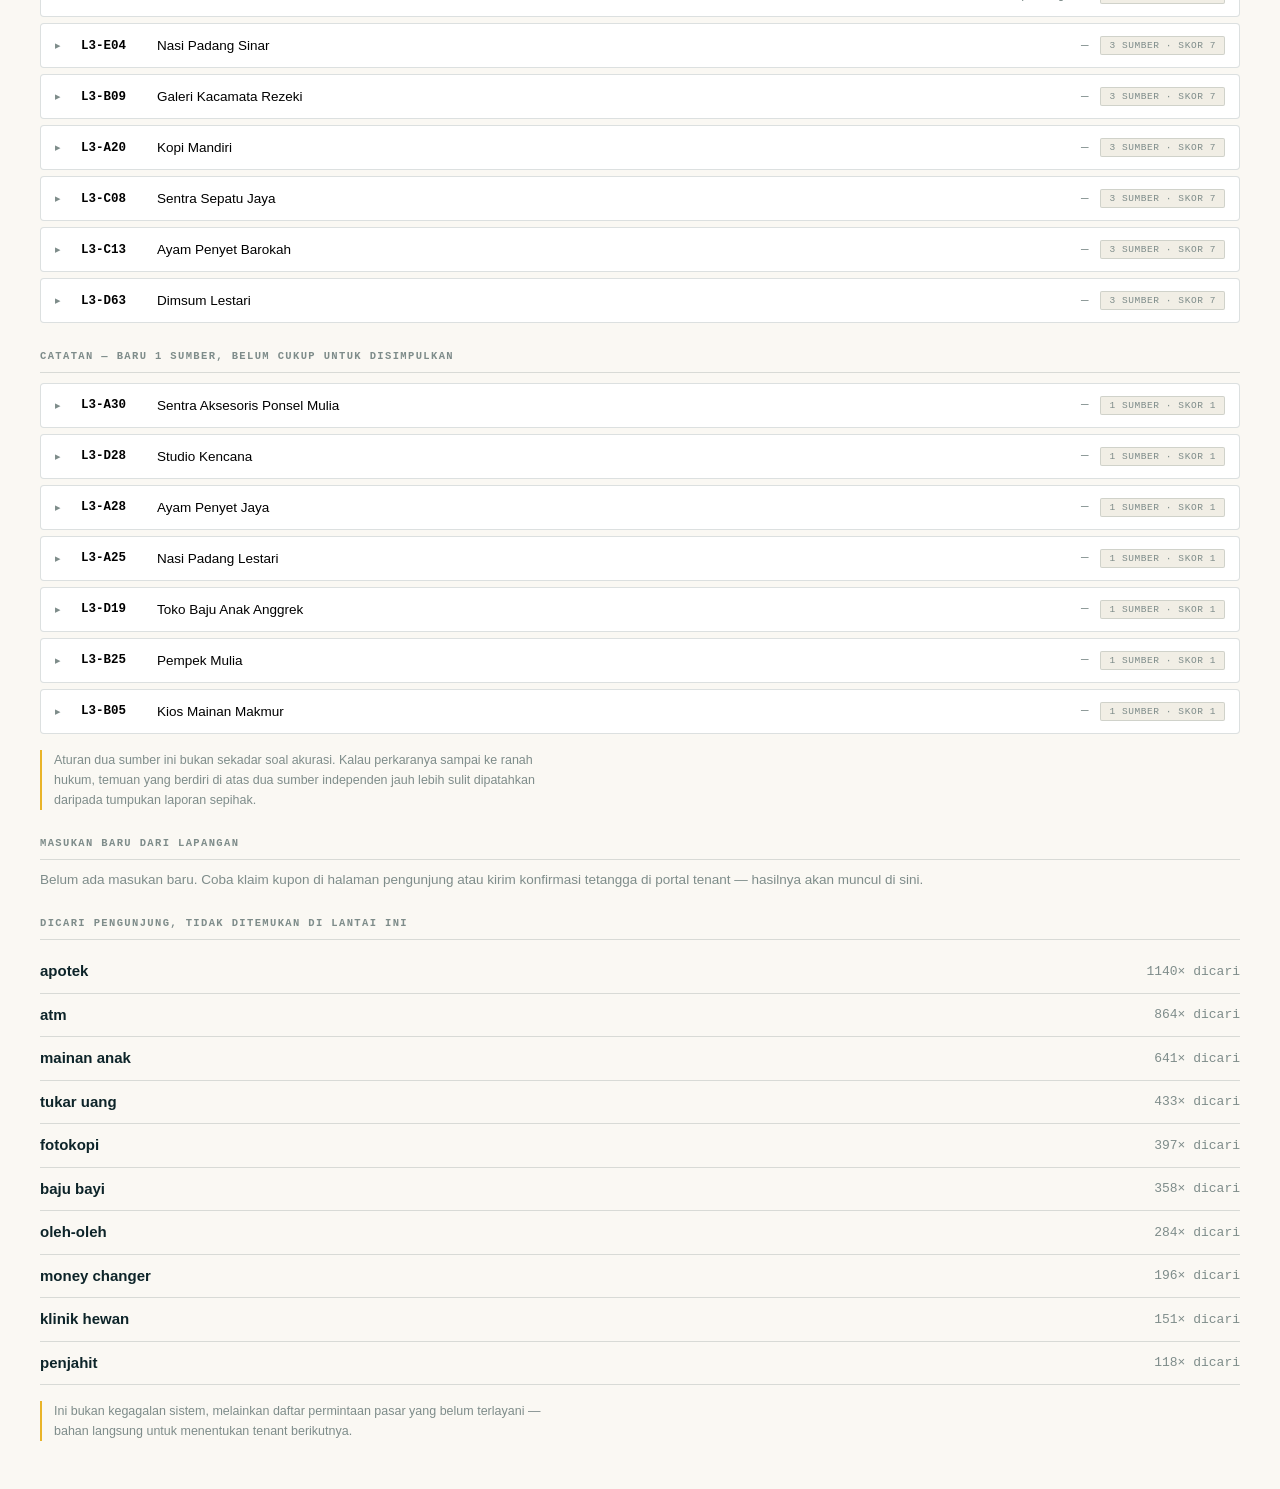
<file: pengelola.html>
<!DOCTYPE html>
<html lang="id">
<head>
<meta charset="UTF-8">
<meta name="viewport" content="width=device-width, initial-scale=1">
<title>Rekonsiliasi Okupansi — Lantai 3</title>
<link rel="stylesheet" href="assets/style.css">
<style>body{background:#FAF8F3}</style>
</head>
<body>
<div id="top"></div>
<div class="wrap">
  <div class="admin-h">Rekonsiliasi data okupansi — Lantai 3</div>
  <p class="admin-sub">Membandingkan catatan sistem dengan kondisi lapangan. Sebuah baris hanya naik statusnya kalau didukung <b>minimal dua sumber yang saling bebas</b>. Ini catatan kerja internal, bukan kesimpulan.</p>
  <div class="admin-tools noprint">
    <button class="tbtn" onclick="window.print()">Cetak ringkasan</button>
    <button class="tbtn" id="expAll">Buka semua baris</button>
    <button class="tbtn" id="hideName">Sembunyikan nama usaha</button>
  </div>
  <div class="money" id="money"></div>
  <div class="stats" id="stats"></div>
  <p class="reconcile" id="recon"></p>
  <div class="sec-h">BARIS SELISIH — DIDUKUNG 2 SUMBER ATAU LEBIH</div>
  <div id="hardList"></div>
  <div class="sec-h">CATATAN — BARU 1 SUMBER, BELUM CUKUP UNTUK DISIMPULKAN</div>
  <div id="softList"></div>
  <p class="gapline">Aturan dua sumber ini bukan sekadar soal akurasi. Kalau perkaranya sampai ke ranah hukum, temuan yang berdiri di atas dua sumber independen jauh lebih sulit dipatahkan daripada tumpukan laporan sepihak.</p>

  <div class="sec-h">MASUKAN BARU DARI LAPANGAN</div>
  <div id="feed"></div>

  <div class="sec-h">DICARI PENGUNJUNG, TIDAK DITEMUKAN DI LANTAI INI</div>
  <div id="zero"></div>
  <p class="gapline">Ini bukan kegagalan sistem, melainkan daftar permintaan pasar yang belum terlayani — bahan langsung untuk menentukan tenant berikutnya.</p>
</div>
<script src="assets/qrcode.js"></script>
<script src="assets/data.js"></script>
<script src="assets/app.js"></script>
<script>
document.getElementById('top').innerHTML=topbar({tag:'PENGELOLA',
  bar:'MODE DEMO · seluruh angka di halaman ini adalah ILUSTRASI dengan tarif contoh, bukan data nyata. Angka sebenarnya baru keluar setelah pendataan lapangan.'});
const C=cfg();
if(!C.fRekonsiliasi){document.querySelector('.wrap').innerHTML=
  '<div class="card"><h2>Panel rekonsiliasi sedang dimatikan</h2><p class="empty-note" style="margin-top:8px">Nyalakan kembali lewat halaman konfigurasi.</p></div>'}
let hideNames=false;
const done=DB.get('done',{});

function render(){
  if(!C.fRekonsiliasi)return;
  const ids=Object.keys(CASES),score=id=>EVIDENCE[id].reduce((s,e)=>s+SRC[e[0]][1],0);
  const hard=ids.filter(i=>EVIDENCE[i].length>=2),soft=ids.filter(i=>EVIDENCE[i].length<2);
  const hilang=hard.filter(i=>!CASES[i].tel).reduce((s,i)=>s+CASES[i].nilai,0);
  const telusur=hard.filter(i=>CASES[i].tel).reduce((s,i)=>s+CASES[i].nilai,0);
  document.getElementById('money').innerHTML=`<b>${jt(hilang)}</b>
    <span>Perkiraan sewa yang tidak masuk pembukuan dari 3 unit di lantai ini, dihitung dari tarif contoh × lama periode.
    Ditambah ${jt(telusur)} pembayaran yang perlu ditelusuri ke mana masuknya. Angka ini baru dari satu lantai, dan masih berupa ilustrasi.</span>`;
  const U=units(),tercatat=U.filter(u=>u.sis==='aktif').length,adaToko=U.filter(u=>u.sensus==='ada').length;
  document.getElementById('stats').innerHTML=`
    <div class="stat"><b>${U.length}</b><span>UNIT DI LANTAI 3</span></div>
    <div class="stat"><b>${tercatat}</b><span>TERCATAT AKTIF DI SISTEM</span></div>
    <div class="stat"><b>${adaToko}</b><span>TERBUKTI ADA TOKO DI LAPANGAN</span></div>
    <div class="stat"><b>${hard.length}</b><span>BARIS SELISIH</span></div>`;
  const byKat={};hard.forEach(i=>{const k=CASES[i].kat;byKat[k]=(byKat[k]||0)+1});
  document.getElementById('recon').innerHTML='Rincian '+hard.length+' baris selisih: '+
    Object.entries(byKat).map(([k,v])=>`<b>${v}</b> ${k.toLowerCase()}`).join(' · ')+
    `. Ditambah ${soft.length} catatan bersinyal tunggal yang belum cukup untuk disimpulkan.`;

  const row=id=>{const c=CASES[id],e=EVIDENCE[id],sc=score(id);
    return `<div class="row ${done[id]?'done':''}">
      <button class="row-h"><span class="row-c">▸</span><span class="row-u">${id}</span>
      <span class="row-k">${hideNames?'<span style="color:var(--mute)">nama disembunyikan</span>':esc(c.nama)}</span>
      <span class="row-v">${c.nilai?jt(c.nilai):'—'}</span>
      <span class="row-s ${sc>=8?'hi':''}">${e.length} SUMBER · SKOR ${sc}</span></button>
      <div class="row-b"><h4>${esc(c.kat)}</h4><div class="row-w">${esc(c.w)}</div>
        <div class="evid">${e.map(x=>`<span class="ev ${SRC[x[0]][2]}"><b>${SRC[x[0]][0]}</b>${esc(x[1])}<em>BOBOT ${SRC[x[0]][1]}</em></span>`).join('')}</div>
        <div class="row-w" style="margin-bottom:10px">Terdeteksi ${c.det}${c.bln?` · periode terhitung ${c.bln} bulan × ${rp(c.sewa)}/bulan (tarif contoh)`:''}</div>
        <div class="rowacts noprint"><button class="tbtn" data-act="pic" data-id="${id}">Tugaskan ke PIC pemilik</button>
        <button class="tbtn" data-act="ok" data-id="${id}">${done[id]?'Batalkan tanda':'Tandai sudah dicek'}</button></div>
      </div></div>`};
  document.getElementById('hardList').innerHTML=hard.map(row).join('');
  document.getElementById('softList').innerHTML=soft.map(row).join('');
  document.querySelectorAll('.row-h').forEach(b=>b.onclick=()=>{
    const r=b.closest('.row');r.classList.toggle('open');
    r.querySelector('.row-c').textContent=r.classList.contains('open')?'▾':'▸'});
  document.querySelectorAll('[data-act]').forEach(b=>b.onclick=e=>{e.stopPropagation();
    if(b.dataset.act==='ok'){done[b.dataset.id]=!done[b.dataset.id];DB.set('done',done);render()}
    else toast('Baris '+b.dataset.id+' dikirim ke PIC pemilik. Tidak melewati staf gedung.')});

  /* masukan lapangan */
  const rp_=reports(),nb=neighbors();
  const feed=[...rp_.map(r=>({t:r.t,s:'LAPORAN PEMBELI',x:`${esc(r.nama)} — unit ${esc(r.unit)} · bukti: ${r.bukti==='struk'?'struk belanja':'foto papan nama'}`})),
    ...nb.map(n=>({t:n.t,s:'KONFIRMASI TETANGGA',x:`Tenant ${n.dari} menyebut unit ${n.unit} sebagai "${esc(n.nama)}"`}))]
    .sort((a,b)=>b.t-a.t).slice(0,12);
  document.getElementById('feed').innerHTML=feed.length?feed.map(f=>
    `<div class="ev s" style="margin-bottom:5px"><b>${f.s}</b>${f.x}
     <em>${new Date(f.t).toLocaleString('id-ID',{day:'2-digit',month:'short',hour:'2-digit',minute:'2-digit'})}</em></div>`).join('')
    :'<p class="empty-note">Belum ada masukan baru. Coba klaim kupon di halaman pengunjung atau kirim konfirmasi tetangga di portal tenant — hasilnya akan muncul di sini.</p>';

  /* pencarian nihil */
  document.getElementById('zero').innerHTML=zeroLog().slice().sort((a,b)=>b.n-a.n)
    .map(z=>`<div class="zero ${z.fresh?'fresh':''}"><span class="zq">${esc(z.q)}</span><span class="zn">${z.n}× dicari</span></div>`).join('');
}
document.getElementById('expAll').onclick=()=>document.querySelectorAll('.row').forEach(r=>{
  r.classList.add('open');r.querySelector('.row-c').textContent='▾'});
document.getElementById('hideName').onclick=e=>{hideNames=!hideNames;
  e.target.textContent=hideNames?'Tampilkan nama usaha':'Sembunyikan nama usaha';render()};
render();
addEventListener('focus',render);
</script>
</body>
</html>
</file>
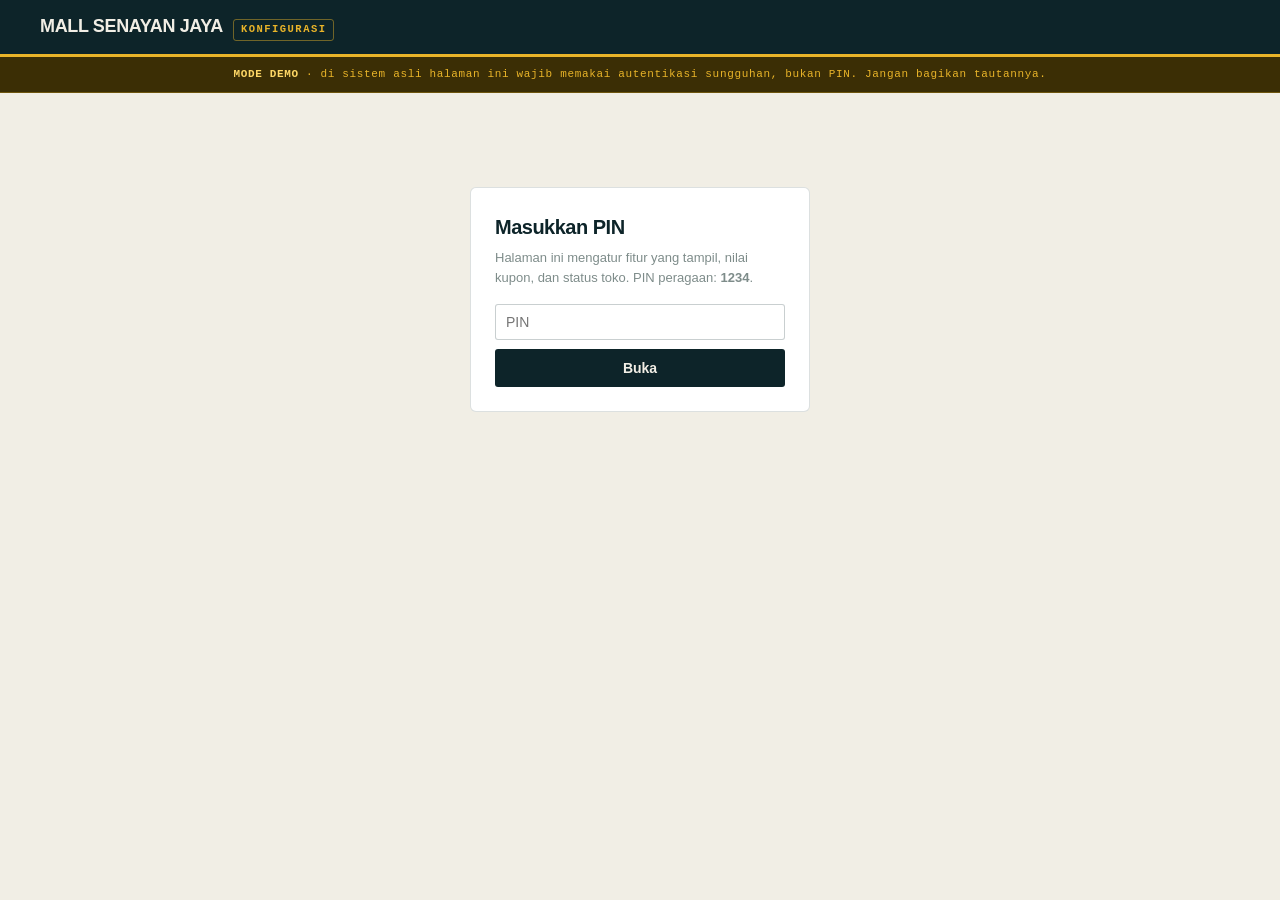
<file: setup.html>
<!DOCTYPE html>
<html lang="id">
<head>
<meta charset="UTF-8">
<meta name="viewport" content="width=device-width, initial-scale=1">
<title>Konfigurasi Sistem — Lantai 3</title>
<link rel="stylesheet" href="assets/style.css">
</head>
<body>
<div id="top"></div>
<div class="wrap" id="main"></div>
<script src="assets/qrcode.js"></script>
<script src="assets/data.js"></script>
<script src="assets/app.js"></script>
<script>
document.getElementById('top').innerHTML=topbar({tag:'KONFIGURASI',
  bar:'<b>MODE DEMO</b> · di sistem asli halaman ini wajib memakai autentikasi sungguhan, bukan PIN. Jangan bagikan tautannya.'});
const main=document.getElementById('main');

function gate(){
  main.innerHTML=`<div class="gate"><h2>Masukkan PIN</h2>
    <p>Halaman ini mengatur fitur yang tampil, nilai kupon, dan status toko. PIN peragaan: <b>1234</b>.</p>
    <div class="field"><input id="pin" type="password" inputmode="numeric" placeholder="PIN"></div>
    <button class="btn" id="go">Buka</button></div>`;
  const t=()=>{if(document.getElementById('pin').value===cfg().pinSetup){DB.set('unlocked',1);render()}
    else toast('PIN salah.')};
  document.getElementById('go').onclick=t;
  document.getElementById('pin').onkeydown=e=>{if(e.key==='Enter')t()};
}

const TOG=[
 ['fKupon','Program kupon pembeli','Scan QR di kasir dan jalur klaim tanpa QR. Kalau dimatikan, seluruh bagian kupon hilang dari halaman pengunjung.'],
 ['fPromo','Promo tenant','Tenant bisa memasang promo sendiri dan langsung tampil di direktori.'],
 ['fTetangga','Konfirmasi tetangga','Pertanyaan verifikasi denah di portal tenant.'],
 ['fPerforma','Laporan performa tenant','Jumlah dilihat, halaman dibuka, klik WhatsApp, dan kata kunci.'],
 ['fArah','Petunjuk arah tertulis','Kalimat cara menuju kios di halaman toko.'],
 ['fLogNihil','Log pencarian nihil','Mencatat kata yang dicari pengunjung tetapi tidak ditemukan.'],
 ['fRekonsiliasi','Panel rekonsiliasi pengelola','Halaman selisih data okupansi. Matikan kalau belum ingin ditampilkan ke siapa pun.'],
];

function rows(list){
  return list.map(u=>{
    const punya=u.sis==='aktif';
    return `<tr class="${u.nonaktif?'off':''}">
      <td class="u">${u.u.replace('L3-','')}</td>
      <td>${esc(u.n||u.papan||'—')}</td>
      <td><span class="pill ${punya?'ok':'no'}">${punya?'AKTIF':u.sis.toUpperCase()}</span></td>
      <td>${punya?`<span class="pill ${u.qr==='aktif'?'ok':'warn'}">${u.qr==='aktif'?'AKTIF':'BELUM'}</span>`:'<span class="pill">—</span>'}</td>
      <td><span class="pill ${u.nonaktif?'no':'ok'}">${u.nonaktif?'DISEMBUNYIKAN':'TAMPIL'}</span></td>
      <td style="white-space:nowrap">${punya?`<button class="mini" data-qr="${u.u}">${u.qr==='aktif'?'QR baru':'Lihat QR'}</button>
      <button class="mini ${u.nonaktif?'':'d'}" data-off="${u.u}">${u.nonaktif?'Tampilkan':'Sembunyikan'}</button>`:'—'}</td></tr>`}).join('');
}
function bindRows(){
  document.querySelectorAll('[data-off]').forEach(b=>b.onclick=()=>{
    const u=unit(b.dataset.off);patchUnit(u.u,x=>x.nonaktif=!x.nonaktif);filterRows();
    toast(u.nonaktif?`${u.u} kembali tampil di direktori.`:`${u.u} disembunyikan dari direktori.`)});
  document.querySelectorAll('[data-qr]').forEach(b=>b.onclick=()=>{
    const code=b.dataset.qr,u=unit(code);
    if(u.qr==='aktif'&&confirm('Terbitkan QR baru untuk '+code+'? QR lama langsung tidak berlaku.')){
      patchUnit(code,x=>{x.qr='belum';x.scan=0});filterRows()}
    showQR(code)});
}
function filterRows(){
  const f=(document.getElementById('kf').value||'').trim().toLowerCase();
  const z=document.getElementById('kz').value;
  const all=units().filter(u=>(!z||u.z===z)&&(!f||u.u.toLowerCase().indexOf(f)>-1||
    (u.n||'').toLowerCase().indexOf(f)>-1||(u.papan||'').toLowerCase().indexOf(f)>-1));
  const show=all.slice(0,80);
  document.getElementById('kbody').innerHTML=rows(show);
  document.getElementById('kcount').textContent=
    `Menampilkan ${show.length} dari ${all.length} unit${all.length>show.length?' — persempit dengan pencarian atau zona.':'.'}`;
  bindRows();
}
function render(){
  const c=cfg(),U=units().slice(0,80);
  main.innerHTML=`
  <h1 style="font-size:24px;margin-bottom:6px">Konfigurasi sistem</h1>
  <p class="admin-sub">Perubahan langsung berlaku di halaman pengunjung, portal tenant, dan panel pengelola.</p>

  <div class="card"><div class="card-lbl">FITUR YANG DITAMPILKAN</div>
    ${TOG.map(t=>`<div class="toggle"><div class="tl"><b>${t[1]}</b><span>${t[2]}</span></div>
      <button class="sw ${c[t[0]]?'on':''}" data-tog="${t[0]}" aria-label="${t[1]}"></button></div>`).join('')}
  </div>

  <div class="card"><div class="card-lbl">ANGGARAN KUPON</div>
    <p class="empty-note" style="margin-bottom:14px">Batas ini yang menjawab keberatan paling sering dari pemilik gedung: berapa maksimal biaya kupon per bulan.</p>
    <div class="grid2" style="gap:12px">
      <div class="field"><label for="kn">Nilai kupon belanja (Rp)</label><input id="kn" type="number" min="0" step="1000" value="${c.kuponNilai}"></div>
      <div class="field"><label for="kh">Hadiah laporan toko baru (Rp)</label><input id="kh" type="number" min="0" step="1000" value="${c.hadiahLaporan}"></div>
      <div class="field"><label for="kk">Kuota kupon per hari</label><input id="kk" type="number" min="0" value="${c.kuponKuotaHari}"></div>
      <div class="field"><label for="kp">Maksimal per nomor per hari</label><input id="kp" type="number" min="1" value="${c.kuponPerNomor}"></div>
      <div class="field"><label>Terpakai hari ini</label><input value="${c.kuponTerpakai}" disabled></div>
    </div>
    <div style="display:flex;gap:8px;flex-wrap:wrap">
      <button class="btn alt auto" id="kSave">Simpan</button>
      <button class="btn ghost auto" id="kReset">Nolkan pemakaian hari ini</button></div>
    <p class="empty-note" style="font-size:12.5px;margin-top:12px">
      Batas atas biaya kupon per bulan: <b id="kMax">${rp(c.kuponNilai*c.kuponKuotaHari*30)}</b> untuk satu lantai —
      ini plafon, bukan perkiraan pemakaian. Hadiah laporan dibayar terpisah dan hanya setelah diverifikasi.</p>
  </div>

  <div class="card"><div class="card-lbl">KIOS, QR, DAN STATUS TAMPIL — 200 UNIT</div>
    <div style="display:flex;gap:8px;flex-wrap:wrap;margin-bottom:12px">
      <input id="kf" placeholder="Cari nomor kios atau nama toko…" style="flex:1 1 220px;padding:9px 10px;border:1px solid var(--line);border-radius:3px;font-family:inherit;font-size:14px">
      <select id="kz" style="padding:9px 10px;border:1px solid var(--line);border-radius:3px;font-family:inherit;font-size:14px">
        <option value="">Semua zona</option>${Object.keys(ZONES).map(z=>`<option value="${z}">${z} · ${ZONES[z]}</option>`).join('')}
      </select></div>
    <div class="tblwrap"><table class="ktab">
      <thead><tr><th>UNIT</th><th>NAMA</th><th>KONTRAK</th><th>QR</th><th>TAMPIL</th><th>TINDAKAN</th></tr></thead>
      <tbody id="kbody">${rows(U)}</tbody>
    </table></div>
    <p class="empty-note" id="kcount" style="font-size:12px;margin-top:8px"></p>
    <p class="empty-note" style="font-size:12.5px;margin-top:12px">
      <b>Terbitkan QR baru</b> mematikan QR lama dan mengembalikan kios ke tahap aktivasi — dipakai kalau tenant ganti nomor HP atau QR hilang.
      <b>Sembunyikan</b> menghapus toko dari direktori tanpa menghapus datanya. Perhatikan: menyembunyikan toko yang sedang bermasalah membuat pemiliknya langsung tahu ada yang mengamati.</p>
  </div>

  <div class="card" id="qrCard" style="display:none"></div>

  <div class="card"><div class="card-lbl">IDENTITAS & DATA</div>
    <div class="grid2" style="gap:12px">
      <div class="field"><label for="nm">Nama mall</label><input id="nm" value="${esc(c.namaMall)}"></div>
      <div class="field"><label for="lt">Label lantai</label><input id="lt" value="${esc(c.lantai)}"></div>
    </div>
    <div style="display:flex;gap:8px;flex-wrap:wrap">
      <button class="btn alt auto" id="iSave">Simpan identitas</button>
      <button class="btn danger auto" id="wipe">Kembalikan semua data ke awal</button></div>
    <p class="empty-note" style="font-size:12.5px;margin-top:12px">${DB.ok
      ? 'Data peragaan tersimpan di peramban ini saja. Perangkat lain punya salinannya sendiri.'
      : 'Peramban ini memblokir penyimpanan, jadi perubahan hanya bertahan selama halaman terbuka.'}</p>
  </div>`;

  document.querySelectorAll('[data-tog]').forEach(b=>b.onclick=()=>{
    const k=b.dataset.tog,v=!cfg()[k];setCfg({[k]:v});b.classList.toggle('on',v);
    toast((TOG.find(t=>t[0]===k)[1])+(v?' dinyalakan.':' dimatikan.'))});
  const $=id=>document.getElementById(id);
  const hitung=()=>$('kMax').textContent=rp((+$('kn').value||0)*(+$('kk').value||0)*30);
  ['kn','kk'].forEach(id=>$(id).oninput=hitung);
  $('kSave').onclick=()=>{setCfg({kuponNilai:+$('kn').value||0,hadiahLaporan:+$('kh').value||0,
    kuponKuotaHari:+$('kk').value||0,kuponPerNomor:+$('kp').value||1});
    toast('Anggaran kupon disimpan.')};
  $('kReset').onclick=()=>{setCfg({kuponTerpakai:0});render();toast('Pemakaian kupon hari ini dinolkan.')};
  $('iSave').onclick=()=>{setCfg({namaMall:$('nm').value.trim()||'Mall',lantai:$('lt').value.trim()||'LANTAI 3'});
    location.reload()};
  $('wipe').onclick=()=>{if(confirm('Kembalikan seluruh data peragaan ke kondisi awal?')){resetAll();location.reload()}};

  document.getElementById('kf').oninput=filterRows;
  document.getElementById('kz').onchange=filterRows;
  filterRows();
}

function showQR(code){
  const u=unit(code),link=baseURL()+'tenant.html?kios='+code;
  const el=document.getElementById('qrCard');
  el.style.display='';
  el.innerHTML=`<div class="card-lbl">QR UNTUK ${code}</div>
    <div style="display:flex;gap:20px;flex-wrap:wrap;align-items:flex-start">
      <div style="width:180px;flex:none;background:#fff;padding:8px">${qrSvg(link,6)}</div>
      <div style="flex:1;min-width:220px">
        <h3 style="font-size:18px;margin-bottom:6px">${esc(u.n||code)}</h3>
        <p class="empty-note" style="margin-bottom:10px">${u.qr==='belum'
          ? 'Status: <b>tiket aktivasi</b>. Serahkan bersama surat sewa. Setelah diaktivasi, QR yang sama menjadi QR toko di kasir.'
          : 'Status: <b>QR toko aktif</b>. Pajang di kasir untuk klaim kupon pembeli.'}</p>
        <p class="mono" style="font-size:11px;color:var(--mute);word-break:break-all;margin-bottom:12px">${esc(link)}</p>
        <button class="tbtn" onclick="window.print()">Cetak</button>
      </div></div>`;
  el.scrollIntoView({behavior:'smooth',block:'center'});
}

if(cfg().gateSetup&&!DB.get('unlocked',0))gate();else render();
</script>
</body>
</html>
</file>
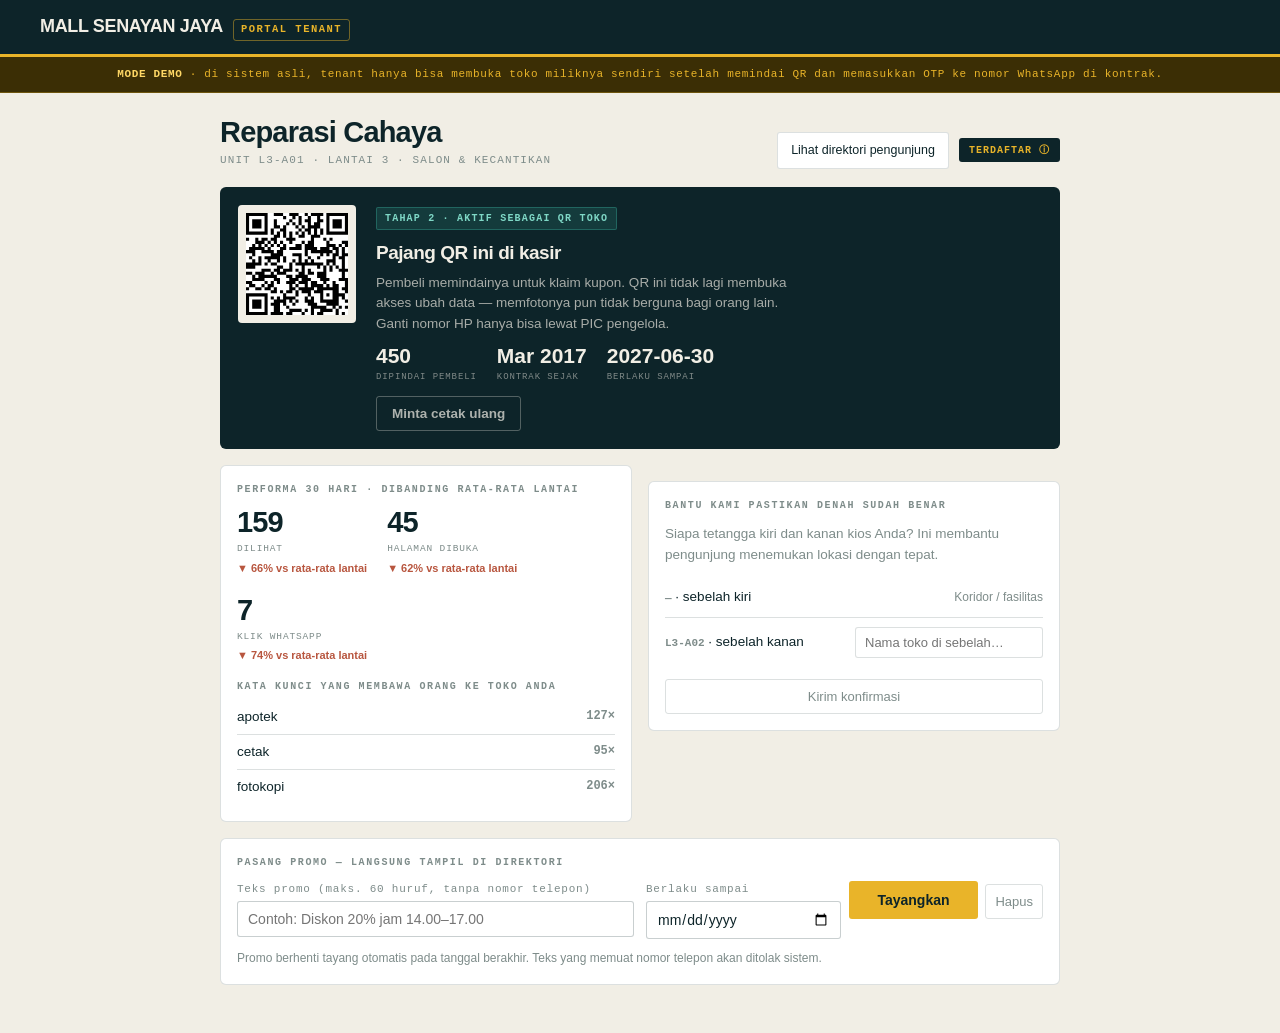
<file: tenant.html>
<!DOCTYPE html>
<html lang="id">
<head>
<meta charset="UTF-8">
<meta name="viewport" content="width=device-width, initial-scale=1">
<title>Portal Tenant — Lantai 3</title>
<link rel="stylesheet" href="assets/style.css">
</head>
<body>
<div id="top"></div>
<div class="wrap narrow" id="main"></div>
<script src="assets/qrcode.js"></script>
<script src="assets/data.js"></script>
<script src="assets/app.js"></script>
<script>
const C=cfg();
let kios=qs('kios');
if(!kios){const f=units().find(u=>u.sis==='aktif');kios=f?f.u:'L3-06'}
document.getElementById('top').innerHTML=topbar({tag:'PORTAL TENANT',
  bar:'<b>MODE DEMO</b> · di sistem asli, tenant hanya bisa membuka toko miliknya sendiri setelah memindai QR dan memasukkan OTP ke nomor WhatsApp di kontrak.'});

const main=document.getElementById('main');
function render(){
  const u=unit(kios);
  if(!u||u.sis!=='aktif'){main.innerHTML=`<div class="card"><h2>Kios ini belum punya kontrak aktif</h2>
    <p class="empty-note" style="margin-top:8px">Unit <span class="mono">${esc(kios)}</span> tidak tercatat sebagai tenant resmi. Kalau Anda merasa ini keliru, hubungi PIC pengelola di 021-5500-3300.</p>
    <a class="btn" style="margin-top:14px" href="index.html">Buka direktori pengunjung</a></div>`;return}
  if(u.nonaktif){main.innerHTML=`<div class="card"><h2>Halaman toko sedang dinonaktifkan</h2>
    <p class="empty-note" style="margin-top:8px">Unit <span class="mono">${u.u}</span> sementara tidak tampil di direktori. Silakan hubungi PIC pengelola.</p>
    <a class="btn" style="margin-top:14px" href="index.html">Buka direktori pengunjung</a></div>`;return}

  const act=units().filter(isLive);
  const avg=f=>Math.round(act.reduce((s,x)=>s+x[f],0)/act.length);
  const cmp=(v,a)=>{const d=Math.round((v-a)/a*100);
    return `<em class="${d>=0?'up':'down'}">${d>=0?'▲ '+d:'▼ '+Math.abs(d)}% vs rata-rata lantai</em>`};
  const link=baseURL()+'tenant.html?kios='+u.u;

  let qrBlock;
  if(u.qr==='belum'){
    qrBlock=`<div class="qrhold locked">${qrSvg(link)}</div><div class="qrinfo">
      <span class="qrstate s1">TAHAP 1 · BELUM DIAKTIVASI</span>
      <h3>QR ini masih berupa tiket aktivasi</h3>
      <p>QR diterbitkan sistem bersama surat sewa resmi Anda. Scan sekali, lalu masukkan kode OTP yang dikirim ke nomor WhatsApp yang tertulis di kontrak. Setelah itu QR ini berubah fungsi menjadi QR toko, dan hak ubah data melekat pada nomor tersebut — bukan lagi pada kertasnya.</p>
      <button class="qrbtn" id="act">Simulasikan aktivasi</button></div>`;
  }else{
    qrBlock=`<div class="qrhold">${qrSvg(link)}</div><div class="qrinfo">
      <span class="qrstate s2">TAHAP 2 · AKTIF SEBAGAI QR TOKO</span>
      <h3>Pajang QR ini di kasir</h3>
      <p>Pembeli memindainya untuk klaim kupon. QR ini tidak lagi membuka akses ubah data — memfotonya pun tidak berguna bagi orang lain. Ganti nomor HP hanya bisa lewat PIC pengelola.</p>
      <div class="qrmeta"><div><b>${u.scan.toLocaleString('id')}</b><span>DIPINDAI PEMBELI</span></div>
      <div><b>${u.sejak}</b><span>KONTRAK SEJAK</span></div><div><b>${u.akhir}</b><span>BERLAKU SAMPAI</span></div></div>
      <button class="qrbtn g" id="reprint">Minta cetak ulang</button></div>`;
  }

  const side=['sebelah kiri','sebelah kanan'];
  const nbRows=u.nb.map((code,j)=>code?`<div class="nb"><span><span class="nbu">${code}</span> · ${side[j]}</span>
      <input type="text" placeholder="Nama toko di sebelah…" data-nb="${code}"></div>`:
      `<div class="nb"><span><span class="nbu">—</span> · ${side[j]}</span><span class="empty-note" style="font-size:12px">Koridor / fasilitas</span></div>`).join('');

  main.innerHTML=`
  <div class="t-head">
    <div><div class="t-title">${esc(u.n)}</div><div class="t-sub">UNIT ${u.u} · ${esc(C.lantai)} · ${esc(u.kat).toUpperCase()}</div></div>
    <div style="display:flex;gap:10px;align-items:center;flex-wrap:wrap">
      <a class="tbtn" href="index.html">Lihat direktori pengunjung</a>
      <button class="tier-badge" id="tier">${{dasar:'TERDAFTAR',aktif:'AKTIF',sorotan:'SOROTAN'}[u.tier]} ⓘ</button></div>
  </div>
  <div class="qcard">${qrBlock}</div>
  <div class="grid2" style="margin-bottom:16px">
    ${C.fPerforma?`<div class="card">
      <div class="card-lbl">PERFORMA 30 HARI · DIBANDING RATA-RATA LANTAI</div>
      <div class="metric">
        <div><b>${u.views.toLocaleString('id')}</b><span>DILIHAT</span>${cmp(u.views,avg('views'))}</div>
        <div><b>${u.clicks.toLocaleString('id')}</b><span>HALAMAN DIBUKA</span>${cmp(u.clicks,avg('clicks'))}</div>
        <div><b>${u.wa_c}</b><span>KLIK WHATSAPP</span>${cmp(u.wa_c,avg('wa_c'))}</div></div>
      <div class="card-lbl" style="margin-bottom:6px">KATA KUNCI YANG MEMBAWA ORANG KE TOKO ANDA</div>
      ${u.kws.map(k=>`<div class="kw"><span>${esc(k[0])}</span><b>${k[1]}×</b></div>`).join('')}
    </div>`:''}
    ${C.fTetangga?`<div class="card">
      <div class="card-lbl">BANTU KAMI PASTIKAN DENAH SUDAH BENAR</div>
      <p class="empty-note" style="margin-bottom:12px">Siapa tetangga kiri dan kanan kios Anda? Ini membantu pengunjung menemukan lokasi dengan tepat.</p>
      ${nbRows}
      <button class="btn ghost" style="margin-top:12px" id="nbSave">Kirim konfirmasi</button>
    </div>`:''}
  </div>
  ${C.fPromo?`<div class="card">
    <div class="card-lbl">PASANG PROMO — LANGSUNG TAMPIL DI DIREKTORI</div>
    <div class="grid2" style="gap:12px">
      <div class="field" style="margin:0"><label for="pTxt">Teks promo (maks. 60 huruf, tanpa nomor telepon)</label>
        <input id="pTxt" type="text" maxlength="60" value="${esc(u.promo||'')}" placeholder="Contoh: Diskon 20% jam 14.00–17.00"></div>
      <div class="grid2" style="gap:8px">
        <div class="field" style="margin:0"><label for="pUntil">Berlaku sampai</label><input id="pUntil" type="date" value="${u.until||''}"></div>
        <div style="display:flex;gap:7px;align-items:flex-end">
          <button class="btn alt auto" id="pSave" style="flex:1">Tayangkan</button>
          <button class="btn ghost auto" id="pClear">Hapus</button></div>
      </div></div>
    <p class="empty-note" style="font-size:12px;margin-top:10px">Promo berhenti tayang otomatis pada tanggal berakhir. Teks yang memuat nomor telepon akan ditolak sistem.</p>
  </div>`:''}`;

  const $=id=>document.getElementById(id);
  if($('act'))$('act').onclick=()=>{patchUnit(u.u,x=>{x.qr='aktif';x.scan=0});render();
    toast('QR aktif. Sejak ini QR yang sama menjadi QR toko untuk kupon pembeli.')};
  if($('reprint'))$('reprint').onclick=()=>toast('Permintaan cetak ulang dikirim ke PIC pengelola.');
  $('tier').onclick=()=>toast(TIER_TXT[u.tier]);
  if($('nbSave'))$('nbSave').onclick=()=>{
    const f=[...document.querySelectorAll('[data-nb]')].filter(i=>i.value.trim());
    if(!f.length){toast('Isi dulu nama toko di sebelah kiri atau kanan Anda.');return}
    f.forEach(i=>addNeighbor({dari:u.u,unit:i.dataset.nb,nama:i.value.trim()}));
    toast('Terima kasih. Denah lantai 3 diperbarui.')};
  if($('pSave'))$('pSave').onclick=()=>{
    const v=$('pTxt').value.trim();
    if(/(08|\+62)\d{6,}/.test(v.replace(/[-.\s]/g,''))){toast('Teks promo tidak boleh memuat nomor telepon.');return}
    patchUnit(u.u,x=>{x.promo=v;x.until=$('pUntil').value});render();
    toast(v?'Promo tayang. Cek direktori pengunjung.':'Promo dihapus.')};
  if($('pClear'))$('pClear').onclick=()=>{patchUnit(u.u,x=>{x.promo='';x.until=''});render();toast('Promo dihapus.')};
}
render();
</script>
</body>
</html>
</file>
<file: assets/style.css>
:root{--ink:#0D2429;--ink-2:#16383E;--ink-3:#1E4A50;--paper:#F1EEE5;--white:#fff;
 --signal:#E9B429;--flag:#B8563F;--sea:#2F8F82;--mute:#7E8C8A;--line:rgba(13,36,41,.14);--r:3px;
 --sans:-apple-system,BlinkMacSystemFont,'Segoe UI',Roboto,'Helvetica Neue',Arial,sans-serif;
 --mono:ui-monospace,'SF Mono',SFMono-Regular,Menlo,Consolas,'Liberation Mono',monospace}
*{box-sizing:border-box;margin:0;padding:0}
html{-webkit-text-size-adjust:100%}
body{background:var(--paper);color:var(--ink);font-family:var(--sans);font-size:15px;line-height:1.5}
.mono{font-family:var(--mono)}
h1,h2,h3{font-weight:800;letter-spacing:-.025em}
a{color:inherit}
/* ---------- topbar ---------- */
.topbar{position:sticky;top:0;z-index:40;background:var(--ink);color:var(--paper);border-bottom:3px solid var(--signal)}
.topbar-in{max-width:1240px;margin:0 auto;padding:13px 20px;display:flex;align-items:center;gap:16px;flex-wrap:wrap}
.brand{display:flex;align-items:baseline;gap:10px;flex:1 1 auto;min-width:0}
.brand-mark{font-weight:800;font-size:18px;letter-spacing:-.02em;white-space:nowrap;text-decoration:none}
.brand-floor{font-family:var(--mono);font-size:10.5px;font-weight:700;letter-spacing:.14em;color:var(--signal);
 border:1px solid rgba(233,180,41,.45);padding:2px 7px;border-radius:var(--r);white-space:nowrap}
.searchwrap{position:relative;flex:1 1 250px;max-width:380px}
#q{width:100%;padding:10px 12px 10px 34px;background:var(--ink-2);color:var(--paper);border:1px solid var(--ink-3);
 border-radius:var(--r);font-family:inherit;font-size:14px}
#q::placeholder{color:rgba(241,238,229,.45)}
#q:focus{outline:2px solid var(--signal);outline-offset:1px;border-color:transparent}
.searchwrap svg{position:absolute;left:11px;top:12px;opacity:.5}
.demobar{background:#3B2E05;color:var(--signal);font-family:var(--mono);font-size:11px;letter-spacing:.06em;
 padding:9px 20px;text-align:center;border-bottom:1px solid rgba(233,180,41,.3);line-height:1.55}
.demobar b{color:#FFD866}
.demobar a{color:#FFD866}
/* ---------- layout ---------- */
/* cegah elemen grid/flex melar mengikuti isi terlebar (min-width:auto) */
.shell>*,.panel,.panel>*,.plan-card,.plan-wrap,.card,.grid2>*{min-width:0}
.plan-wrap,.zonebar,.tabs,.metric,.qcard{max-width:100%}
.zonebar{min-width:0}
.plan-svg{max-width:100%}
.shell{max-width:1240px;margin:0 auto;padding:20px;display:grid;grid-template-columns:minmax(0,1.3fr) minmax(0,1fr);gap:20px;align-items:start}
@media(max-width:900px){.shell{grid-template-columns:1fr;padding:14px}}
.wrap{max-width:1240px;margin:0 auto;padding:24px 20px 48px}
.wrap.narrow{max-width:880px}
.grid2{display:grid;grid-template-columns:minmax(0,1fr) minmax(0,1fr);gap:16px;align-items:start}
@media(max-width:820px){.grid2{grid-template-columns:1fr}}
/* ---------- denah ---------- */
.plan-card{background:var(--ink);border-radius:6px;padding:15px;position:sticky;top:74px}
@media(max-width:900px){.plan-card{position:static}}
.plan-head{display:flex;justify-content:space-between;align-items:flex-end;margin-bottom:11px;gap:10px;flex-wrap:wrap}
.plan-title{font-weight:700;font-size:14px;color:var(--paper)}
.plan-sub{font-family:var(--mono);font-size:10px;color:rgba(241,238,229,.5);letter-spacing:.1em}
.legend{display:flex;gap:12px;flex-wrap:wrap}
.lg{display:flex;align-items:center;gap:5px;font-size:10px;color:rgba(241,238,229,.6);font-family:var(--mono)}
.lg i{width:9px;height:9px;border-radius:1px;display:block}
.viewtog{display:flex;margin-bottom:11px;border:1px solid rgba(241,238,229,.2);border-radius:3px;overflow:hidden}
.viewtog button{flex:1;background:transparent;border:0;color:rgba(241,238,229,.55);font-family:var(--mono);
 font-size:10.5px;letter-spacing:.08em;padding:7px;cursor:pointer}
.viewtog button.on{background:var(--signal);color:var(--ink);font-weight:700}
/* ---------- denah SVG ---------- */
.plan-wrap{position:relative}
.plan-svg{width:100%;height:66vh;max-height:620px;min-height:300px;display:block;background:var(--ink-2);border-radius:4px;
 touch-action:none;cursor:grab;transition:none;-webkit-user-select:none;user-select:none}
.zoomctl{position:absolute;right:8px;top:8px;display:flex;flex-direction:column;gap:4px;align-items:center}
.zoomctl button{width:38px;height:38px;border-radius:4px;border:1px solid rgba(241,238,229,.25);
 background:rgba(13,36,41,.86);color:var(--paper);font-size:19px;line-height:1;cursor:pointer;
 display:flex;align-items:center;justify-content:center;font-family:var(--sans);padding:0}
.zoomctl button:active{background:var(--signal);color:var(--ink)}
.zoomctl span{font-family:var(--mono);font-size:9.5px;color:rgba(241,238,229,.55);
 background:rgba(13,36,41,.8);padding:2px 5px;border-radius:3px;margin-top:2px}
.planhint{font-family:var(--mono);font-size:9px;letter-spacing:.06em;color:rgba(241,238,229,.4);
 text-align:center;margin-top:7px;line-height:1.5}
.plan-svg .u{cursor:pointer;stroke:var(--ink-2);stroke-width:1.2;transition:opacity .18s}
.plan-svg .u.fnb{fill:#E9B429}
.plan-svg .u.ritel{fill:#2F8F82}
.plan-svg .u.jasa{fill:#7C6BD6}
.plan-svg .u.vacant{fill:#173F45;stroke:rgba(241,238,229,.28);stroke-dasharray:3 3}
.plan-svg .u.dim{opacity:.16;pointer-events:none}
.plan-svg .u:hover{stroke:var(--paper);stroke-width:2.4}
.plan-svg .u.sel{stroke:var(--paper);stroke-width:2.8}
.plan-svg .u.flash{fill:#FFD866;stroke:var(--paper);stroke-width:3.4;animation:svgflash .5s ease-in-out 4}
@keyframes svgflash{0%,100%{opacity:1}50%{opacity:.45}}
@media(prefers-reduced-motion:reduce){.plan-svg .u.flash{animation:none}}
.plan-svg .fx{fill:rgba(241,238,229,.05);stroke:rgba(241,238,229,.22);stroke-dasharray:4 4}
.plan-svg .fxt{fill:rgba(241,238,229,.45);font-family:var(--mono);letter-spacing:.12em;pointer-events:none}
.plan-svg .ut{fill:var(--ink);font-family:var(--mono);font-weight:700;pointer-events:none;display:none}
.plan-svg.lbl .ut{display:block}
.plan-svg .ut.big{display:block;fill:var(--paper)}
.plan-svg .ut.dim{display:none}
.zonebar{display:flex;gap:5px;flex-wrap:wrap;margin-bottom:11px}
.zonebar button{background:transparent;border:1px solid rgba(241,238,229,.2);border-radius:3px;
 color:rgba(241,238,229,.6);font-family:var(--mono);font-size:9.5px;letter-spacing:.05em;padding:6px 9px;cursor:pointer;white-space:nowrap}
.zonebar button:hover{border-color:rgba(241,238,229,.5);color:var(--paper)}
.zonebar button.on{background:var(--signal);color:var(--ink);border-color:var(--signal);font-weight:700}
#planList{display:none;flex-direction:column;gap:3px}
#planList button{display:flex;gap:10px;align-items:center;background:var(--ink-2);border:0;border-left:3px solid var(--sea);
 border-radius:3px;padding:10px 11px;text-align:left;cursor:pointer;font-family:inherit;color:var(--paper);width:100%}
#planList button.fnb{border-left-color:var(--signal)}#planList button.jasa{border-left-color:#7C6BD6}
#planList button.vacant{border-left-color:rgba(241,238,229,.2);opacity:.5}
#planList .lc{font-family:var(--mono);font-size:11px;font-weight:700;color:var(--signal);width:50px;flex:none}
#planList .ln{font-size:14px;font-weight:600}
#planList .lk{font-size:11.5px;color:rgba(241,238,229,.5)}
/* ---------- kartu ---------- */
.card{background:var(--white);border:1px solid var(--line);border-radius:6px;padding:16px}
.card+.card{margin-top:16px}
.card-lbl{font-family:var(--mono);font-size:10px;font-weight:700;letter-spacing:.16em;color:var(--mute);margin-bottom:11px}
.panel{display:flex;flex-direction:column;gap:16px}
h2.detail-name{font-size:25px;line-height:1.1;margin-bottom:6px}
.chips{display:flex;gap:6px;flex-wrap:wrap;margin-bottom:11px}
.chip{font-family:var(--mono);font-size:10px;letter-spacing:.05em;padding:3px 8px;border-radius:20px;background:var(--paper);border:1px solid var(--line)}
.chip.open{background:rgba(47,143,130,.12);border-color:rgba(47,143,130,.35);color:#22685E}
.chip.hot{background:rgba(233,180,41,.2);border-color:rgba(233,180,41,.5);color:#6B5208}
.kv{display:grid;grid-template-columns:78px 1fr;gap:6px 12px;font-size:13.5px;margin-bottom:13px}
.kv dt{color:var(--mute);font-size:12px;padding-top:1px}
.arah{background:var(--paper);border-left:3px solid var(--ink);padding:10px 12px;border-radius:2px;font-size:13.5px;line-height:1.5;margin-bottom:13px}
.arah b{font-family:var(--mono);font-size:9.5px;letter-spacing:.12em;color:var(--mute);display:block;margin-bottom:4px}
.promo-line{background:rgba(233,180,41,.18);border-left:3px solid var(--signal);padding:8px 10px;border-radius:2px;font-size:13px;margin-bottom:12px}
.promo-line small{display:block;font-family:var(--mono);font-size:10px;color:#6B5208;margin-top:3px;letter-spacing:.05em}
.empty-note{font-size:13.5px;color:var(--mute);line-height:1.55}
/* ---------- tombol & isian ---------- */
.btn{display:inline-block;width:100%;text-align:center;background:var(--ink);color:var(--paper);border:0;border-radius:var(--r);
 padding:11px 14px;font-family:inherit;font-size:14px;font-weight:600;cursor:pointer;transition:background .15s;text-decoration:none}
.btn:hover{background:var(--ink-2)}
.btn.alt{background:var(--signal);color:var(--ink)}.btn.alt:hover{background:#d5a316}
.btn.ghost{background:transparent;color:var(--mute);border:1px solid var(--line);font-weight:500;font-size:13px;padding:9px}
.btn.ghost:hover{background:var(--paper);color:var(--ink)}
.btn.danger{background:var(--flag)}
.btn.auto{width:auto}
.tbtn{background:var(--white);border:1px solid var(--line);border-radius:3px;padding:8px 13px;font-family:inherit;
 font-size:12.5px;cursor:pointer;color:var(--ink);text-decoration:none;display:inline-block}
.tbtn:hover{background:var(--paper)}
.field{margin-bottom:9px}
.field label{display:block;font-size:11px;font-family:var(--mono);letter-spacing:.07em;margin-bottom:4px;color:var(--mute)}
.field input,.field select{width:100%;padding:9px 10px;border:1px solid rgba(13,36,41,.22);border-radius:var(--r);
 background:var(--white);font-family:inherit;font-size:14px;color:var(--ink)}
.field input:focus,.field select:focus{outline:2px solid var(--ink)}
/* ---------- daftar hasil ---------- */
.results{display:flex;flex-direction:column;gap:2px}
.res{display:flex;gap:11px;align-items:flex-start;padding:9px 8px;border-radius:var(--r);cursor:pointer;border:0;background:transparent;text-align:left;width:100%;font-family:inherit}
.res:hover{background:var(--paper)}
.res .rc{font-family:var(--mono);font-size:11px;font-weight:700;color:var(--mute);width:52px;flex:none;padding-top:2px}
.res .rn{font-size:14px;font-weight:600;line-height:1.25}
.res .rk{font-size:11.5px;color:var(--mute)}
.res .rp{font-size:11.5px;color:#6B5208;background:rgba(233,180,41,.2);display:inline-block;padding:1px 6px;border-radius:10px;margin-top:3px}
.res .sor{font-family:var(--mono);font-size:8.5px;letter-spacing:.1em;color:#6B5208;border:1px solid rgba(233,180,41,.6);padding:1px 5px;border-radius:2px;margin-left:6px;vertical-align:2px}
/* ---------- kupon ---------- */
.reward{background:var(--signal);border-radius:6px;padding:16px}
.reward .field label{color:#4A3B08}
.reward .field input{background:rgba(255,255,255,.85)}
.reward-hero{display:flex;align-items:baseline;gap:10px;margin-bottom:4px;flex-wrap:wrap}
.reward-hero b{font-size:30px;font-weight:800;letter-spacing:-.03em;line-height:1}
.reward-hero span{font-size:15px;font-weight:600}
.reward>p{font-size:13.5px;line-height:1.45;margin-bottom:13px;color:#3E3208}
.quota{font-family:var(--mono);font-size:10px;letter-spacing:.07em;color:#4A3B08;margin-bottom:11px}
.tabs{display:flex;margin-bottom:13px;border-bottom:1px solid rgba(13,36,41,.25);flex-wrap:wrap}
.tab{background:transparent;border:0;border-bottom:2px solid transparent;padding:7px 12px;font-family:var(--mono);
 font-size:10.5px;letter-spacing:.06em;color:#6B5208;cursor:pointer;margin-bottom:-1px}
.tab.on{border-bottom-color:var(--ink);color:var(--ink);font-weight:700}
.scanner{background:rgba(13,36,41,.9);border-radius:4px;padding:22px 16px;text-align:center;margin-bottom:11px}
.scanner .frame{width:96px;height:96px;margin:0 auto 12px;border:2px solid var(--signal);border-radius:6px;
 display:flex;align-items:center;justify-content:center;font-size:30px;position:relative;overflow:hidden}
.scanner .frame:after{content:'';position:absolute;left:0;right:0;height:2px;background:var(--signal);
 box-shadow:0 0 10px var(--signal);animation:sc 2.1s ease-in-out infinite}
@keyframes sc{0%,100%{top:6%}50%{top:90%}}
@media(prefers-reduced-motion:reduce){.scanner .frame:after{animation:none;top:50%}}
.scanner p{color:rgba(241,238,229,.6);font-family:var(--mono);font-size:10.5px;letter-spacing:.07em;line-height:1.6}
.scanres{background:rgba(255,255,255,.85);border-radius:4px;padding:12px;margin-bottom:11px;font-size:13.5px}
.scanres b{display:block;font-family:var(--mono);font-size:9.5px;letter-spacing:.12em;color:#6B5208;margin-bottom:4px}
.proof{display:flex;gap:8px;margin-bottom:9px;flex-wrap:wrap}
.proof button{flex:1 1 130px;background:rgba(255,255,255,.5);border:1px dashed rgba(13,36,41,.35);border-radius:var(--r);
 padding:12px 10px;font-family:inherit;font-size:12.5px;color:#3E3208;cursor:pointer;line-height:1.4;text-align:center}
.proof button.on{background:var(--ink);color:var(--paper);border-style:solid;border-color:var(--ink)}
.privacy{font-size:11px;color:#4A3B08;line-height:1.5;margin-top:9px;opacity:.85}
/* ---------- portal tenant ---------- */
.t-head{display:flex;justify-content:space-between;align-items:flex-end;gap:16px;flex-wrap:wrap;margin-bottom:18px}
.t-title{font-size:29px;letter-spacing:-.028em;line-height:1.05;font-weight:800}
.t-sub{font-family:var(--mono);font-size:11px;letter-spacing:.1em;color:var(--mute);margin-top:5px}
.tier-badge{font-family:var(--mono);font-size:10px;font-weight:700;letter-spacing:.1em;padding:5px 10px;border-radius:3px;
 background:var(--ink);color:var(--signal);border:0;cursor:pointer}
.qcard{background:var(--ink);color:var(--paper);border-radius:6px;padding:18px;margin-bottom:16px;display:flex;gap:20px;flex-wrap:wrap;align-items:flex-start}
.qrhold{width:118px;flex:none;background:var(--paper);border-radius:4px;padding:8px}
.qrhold svg{display:block;width:100%;height:auto}
.qrhold.locked{opacity:.3}
.qrinfo{flex:1;min-width:210px}
.qrstate{font-family:var(--mono);font-size:10px;font-weight:700;letter-spacing:.12em;padding:3px 8px;border-radius:2px;display:inline-block;margin-bottom:9px}
.qrstate.s1{background:var(--signal);color:var(--ink)}
.qrstate.s2{background:rgba(47,143,130,.22);color:#7FD8C6;border:1px solid rgba(47,143,130,.5)}
.qrstate.s0{background:rgba(184,86,63,.2);color:#F0A08A;border:1px solid rgba(184,86,63,.5)}
.qrinfo h3{font-size:19px;margin-bottom:6px}
.qrinfo p{font-size:13.5px;color:rgba(241,238,229,.68);line-height:1.5;margin-bottom:11px;max-width:56ch}
.qrmeta{display:flex;gap:20px;flex-wrap:wrap;margin-bottom:12px}
.qrmeta div b{font-size:21px;font-weight:800;display:block;line-height:1}
.qrmeta div span{font-family:var(--mono);font-size:9px;letter-spacing:.1em;color:rgba(241,238,229,.5);display:block;margin-top:5px}
.qrbtn{background:var(--signal);color:var(--ink);border:0;border-radius:3px;padding:9px 15px;font-family:inherit;font-size:13.5px;font-weight:600;cursor:pointer;text-decoration:none;display:inline-block}
.qrbtn.g{background:transparent;color:rgba(241,238,229,.7);border:1px solid rgba(241,238,229,.3)}
.metric{display:flex;gap:20px;flex-wrap:wrap;margin-bottom:15px}
.metric div b{font-size:29px;font-weight:800;letter-spacing:-.03em;display:block;line-height:1}
.metric div span{font-family:var(--mono);font-size:9.5px;letter-spacing:.09em;color:var(--mute);display:block;margin-top:5px}
.metric div em{font-style:normal;font-size:11px;display:block;margin-top:3px;font-weight:600}
.up{color:#22685E}.down{color:var(--flag)}
.kw{display:flex;justify-content:space-between;gap:10px;padding:7px 0;border-bottom:1px solid var(--line);font-size:13.5px}
.kw:last-child{border:0}
.kw b{font-family:var(--mono);font-size:12px;color:var(--mute);font-weight:700}
.nb{display:flex;justify-content:space-between;align-items:center;gap:10px;padding:9px 0;border-bottom:1px solid var(--line);font-size:13.5px;flex-wrap:wrap}
.nb:last-of-type{border:0}
.nb .nbu{font-family:var(--mono);font-size:11px;color:var(--mute);font-weight:700}
.nb input{max-width:200px;padding:7px 9px;border:1px solid var(--line);border-radius:3px;font-family:inherit;font-size:13px}
/* ---------- pengelola ---------- */
.admin-h{font-size:24px;margin-bottom:5px}
.admin-sub{font-size:13.5px;color:var(--mute);margin-bottom:6px;max-width:74ch;line-height:1.6}
.admin-tools{display:flex;gap:8px;flex-wrap:wrap;margin:16px 0 22px}
.money{background:var(--white);border:1px solid var(--line);border-left:3px solid var(--signal);border-radius:4px;padding:16px 18px;margin-bottom:20px}
.money b{display:block;font-size:31px;font-weight:800;letter-spacing:-.03em;line-height:1;margin-bottom:7px}
.money span{font-size:13px;color:var(--mute);line-height:1.55;display:block;max-width:70ch}
.stats{display:grid;grid-template-columns:repeat(auto-fit,minmax(140px,1fr));gap:1px;background:var(--line);
 border:1px solid var(--line);border-radius:4px;overflow:hidden;margin-bottom:9px}
.stat{background:var(--white);padding:14px 15px}
.stat b{display:block;font-size:29px;font-weight:800;line-height:1;letter-spacing:-.03em}
.stat span{font-family:var(--mono);font-size:9.5px;letter-spacing:.09em;color:var(--mute);display:block;margin-top:7px;line-height:1.5}
.reconcile{font-size:12.5px;color:var(--mute);line-height:1.6;margin-bottom:24px;max-width:78ch}
.sec-h{font-family:var(--mono);font-size:10.5px;font-weight:700;letter-spacing:.13em;color:var(--mute);
 margin:26px 0 10px;padding-bottom:7px;border-bottom:1px solid var(--line)}
.row{background:var(--white);border:1px solid var(--line);border-radius:4px;margin-bottom:6px;overflow:hidden}
.row.done{opacity:.5}
.row-h{display:flex;align-items:center;gap:12px;padding:12px 14px;cursor:pointer;background:transparent;border:0;width:100%;text-align:left;font-family:inherit}
.row-h:hover{background:#FAF8F3}
.row-u{font-family:var(--mono);font-size:12.5px;font-weight:700;width:64px;flex:none}
.row-k{flex:1;font-size:13.5px;min-width:120px}
.row-v{font-family:var(--mono);font-size:12.5px;color:var(--mute);white-space:nowrap}
.row-s{font-family:var(--mono);font-size:9.5px;letter-spacing:.06em;padding:3px 8px;border-radius:2px;white-space:nowrap;
 background:var(--paper);border:1px solid var(--line);color:var(--mute)}
.row-s.hi{border-color:rgba(184,86,63,.4);color:var(--flag);background:rgba(184,86,63,.07)}
.row-c{font-family:var(--mono);font-size:11px;color:var(--mute);width:14px;flex:none}
.row-b{padding:0 14px 14px;border-top:1px solid var(--line);display:none}
.row.open .row-b{display:block}
.row-b h4{font-size:16px;font-weight:700;margin:13px 0 6px;letter-spacing:-.01em}
.row-w{font-size:13px;color:var(--mute);line-height:1.6;margin-bottom:12px;max-width:82ch}
.evid{display:flex;flex-direction:column;gap:4px;margin-bottom:12px}
.ev{display:flex;gap:10px;align-items:baseline;font-size:12.5px;padding:6px 9px;background:#FAF8F3;border-radius:3px;border-left:2px solid var(--line)}
.ev.k{border-left-color:var(--sea)}.ev.s{border-left-color:var(--signal)}
.ev b{font-family:var(--mono);font-size:9px;letter-spacing:.07em;color:var(--mute);width:78px;flex:none}
.ev em{font-style:normal;font-family:var(--mono);font-size:8.5px;letter-spacing:.06em;color:var(--mute);margin-left:auto;flex:none;padding-left:10px}
.rowacts{display:flex;gap:7px;flex-wrap:wrap}
.gapline{font-size:12.5px;color:var(--mute);margin-top:16px;line-height:1.6;max-width:76ch;border-left:2px solid var(--signal);padding-left:12px}
.zero{display:flex;justify-content:space-between;align-items:center;gap:14px;padding:10px 0;border-bottom:1px solid var(--line)}
.zero .zq{font-size:15px;font-weight:600}
.zero .zn{font-family:var(--mono);font-size:13px;color:var(--mute);white-space:nowrap}
.zero.fresh .zq:after{content:'BARU';font-family:var(--mono);font-size:8.5px;letter-spacing:.1em;background:var(--signal);
 color:var(--ink);padding:2px 5px;border-radius:2px;margin-left:8px;vertical-align:2px}
/* ---------- setup ---------- */
.toggle{display:flex;justify-content:space-between;align-items:center;gap:14px;padding:12px 0;border-bottom:1px solid var(--line);flex-wrap:wrap}
.toggle:last-child{border:0}
.toggle .tl{flex:1;min-width:180px}
.toggle .tl b{display:block;font-size:14px;font-weight:600}
.toggle .tl span{font-size:12px;color:var(--mute);line-height:1.5;display:block;margin-top:2px}
.sw{width:46px;height:26px;border-radius:20px;background:var(--line);border:0;position:relative;cursor:pointer;flex:none;transition:background .18s}
.sw:after{content:'';position:absolute;top:3px;left:3px;width:20px;height:20px;border-radius:50%;background:var(--white);transition:left .18s;box-shadow:0 1px 3px rgba(0,0,0,.25)}
.sw.on{background:var(--sea)}
.sw.on:after{left:23px}
.ktab{width:100%;border-collapse:collapse;font-size:13.5px}
.ktab th{text-align:left;font-family:var(--mono);font-size:9.5px;letter-spacing:.1em;color:var(--mute);padding:8px 8px;border-bottom:1px solid var(--line);font-weight:700}
.ktab td{padding:9px 8px;border-bottom:1px solid var(--line);vertical-align:middle}
.ktab tr.off{opacity:.45}
.ktab .u{font-family:var(--mono);font-size:12px;font-weight:700;white-space:nowrap}
.pill{font-family:var(--mono);font-size:9px;letter-spacing:.06em;padding:3px 7px;border-radius:2px;white-space:nowrap;border:1px solid var(--line);background:var(--paper);color:var(--mute)}
.pill.ok{border-color:rgba(47,143,130,.4);color:#22685E;background:rgba(47,143,130,.1)}
.pill.warn{border-color:rgba(233,180,41,.5);color:#6B5208;background:rgba(233,180,41,.15)}
.pill.no{border-color:rgba(184,86,63,.4);color:var(--flag);background:rgba(184,86,63,.08)}
.mini{background:transparent;border:1px solid var(--line);border-radius:3px;padding:5px 9px;font-family:inherit;font-size:11.5px;cursor:pointer;color:var(--ink);white-space:nowrap}
.mini:hover{background:var(--paper)}
.mini.d{color:var(--flag);border-color:rgba(184,86,63,.35)}
.tblwrap{overflow-x:auto}
/* ---------- QR / demo hub ---------- */
.qgrid{display:grid;grid-template-columns:repeat(auto-fill,minmax(230px,1fr));gap:14px}
.qitem{background:var(--white);border:1px solid var(--line);border-radius:6px;padding:16px;text-align:center}
.qitem .qsvg{background:var(--white);padding:6px;display:inline-block;width:170px}
.qitem .qsvg svg{display:block;width:100%;height:auto}
.qitem h4{font-size:15px;margin:10px 0 3px;letter-spacing:-.01em}
.qitem p{font-family:var(--mono);font-size:10px;color:var(--mute);word-break:break-all;line-height:1.5}
.qitem .role{font-family:var(--mono);font-size:9px;letter-spacing:.1em;color:var(--signal);background:var(--ink);padding:3px 8px;border-radius:2px;display:inline-block;margin-bottom:10px}
.navgrid{display:grid;grid-template-columns:repeat(auto-fit,minmax(200px,1fr));gap:10px;margin-bottom:26px}
.navgrid a{background:var(--white);border:1px solid var(--line);border-radius:6px;padding:15px;text-decoration:none;display:block}
.navgrid a:hover{border-color:var(--ink)}
.navgrid a b{display:block;font-size:15px;margin-bottom:3px}
.navgrid a span{font-size:12.5px;color:var(--mute);line-height:1.5}
/* ---------- toast ---------- */
#toast{position:fixed;left:50%;bottom:24px;transform:translate(-50%,90px);background:var(--ink);color:var(--paper);padding:13px 18px;
 border-radius:4px;border-left:3px solid var(--signal);font-size:13.5px;z-index:90;max-width:88vw;
 transition:transform .3s cubic-bezier(.2,.8,.3,1);box-shadow:0 8px 24px rgba(13,36,41,.28)}
#toast.on{transform:translate(-50%,0)}
/* ---------- gate ---------- */
.gate{max-width:340px;margin:70px auto;background:var(--white);border:1px solid var(--line);border-radius:6px;padding:24px}
.gate h2{font-size:20px;margin-bottom:6px}
.gate p{font-size:13px;color:var(--mute);line-height:1.55;margin-bottom:16px}
/* ---------- print ---------- */
@media print{
  .topbar,.demobar,#toast,.admin-tools,.noprint{display:none!important}
  body{background:#fff}
  .row-b{display:block!important}
  .qitem{break-inside:avoid;border-color:#999}
  .qgrid{grid-template-columns:repeat(2,1fr)}
}
/* ---------- HP ---------- */
@media(max-width:640px){
  /* topbar dipadatkan: nama mall mengecil, pencarian jadi elemen utama */
  .topbar-in{padding:8px 12px;gap:7px}
  .brand{flex:1 1 100%;gap:7px;align-items:center}
  .brand-mark{font-size:12.5px;letter-spacing:.01em;opacity:.75}
  .brand-floor{font-size:9px;padding:2px 6px}
  .searchwrap{flex:1 1 100%;max-width:none}
  #q{padding:11px 12px 11px 34px}
  .searchwrap svg{top:13px}
  .demobar{padding:7px 12px;font-size:10px;line-height:1.45}
  /* urutan mobile: cari dulu, denah paling akhir */
  .shell{gap:14px}
  .shell .plan-card{order:1}
  .shell .panel{order:2}
  .panel #detail{order:0}
  .panel .reward{order:1}
  .panel .card:not(#detail){order:2}
  .zonebar{flex-wrap:nowrap;overflow-x:auto;-webkit-overflow-scrolling:touch;padding-bottom:3px;scrollbar-width:none}
  .zonebar::-webkit-scrollbar{display:none}
  .wrap{padding:18px 14px 40px}
  .plan-card{padding:12px}
  #q,.field input,.field select,.nb input,input,select{font-size:16px}
  .nb input{max-width:100%;flex:1 1 140px}
  .tab{flex:1 1 auto;padding:11px 8px;text-align:center}
  .viewtog button{padding:11px 6px}
  .btn{padding:13px 14px}
  .tbtn{padding:11px 14px}
  .proof button{padding:14px 10px}
  .plan-svg{height:58vh;max-height:none;min-height:260px}
  .zonebar button{font-size:10.5px;padding:8px 10px}
  .zoomctl button{width:44px;height:44px;font-size:21px}
  .planhint{font-size:9.5px}
  .qcard{padding:15px;gap:14px}
  .qrhold{width:92px;padding:6px}
  .qrinfo{min-width:0;flex:1 1 100%}
  .qrmeta{gap:15px}
  .qrmeta div b{font-size:18px}
  .metric{gap:14px}
  .metric div{flex:1 1 86px}
  .metric div b{font-size:23px}
  .reward{padding:14px}
  .reward-hero b{font-size:26px}
  .t-title{font-size:23px}
  h2.detail-name{font-size:21px}
  .admin-h{font-size:20px}
  .money b{font-size:25px}
  .stat b{font-size:23px}
  .row-h{flex-wrap:wrap;padding:12px;gap:9px}
  .row-c{order:1}.row-u{order:2;width:auto}.row-s{order:3;margin-left:auto}
  .row-k{order:4;flex:1 1 100%;min-width:0;font-size:14px;font-weight:600}
  .row-v{order:5;flex:1 1 100%}
  .row-b{padding:0 12px 12px}
  .ev{flex-wrap:wrap;gap:4px 10px}
  .ev b{width:auto}
  .ev em{margin-left:0;padding-left:0;flex-basis:100%}
  .rowacts .tbtn,.admin-tools .tbtn{flex:1 1 100%}
}
</file>
